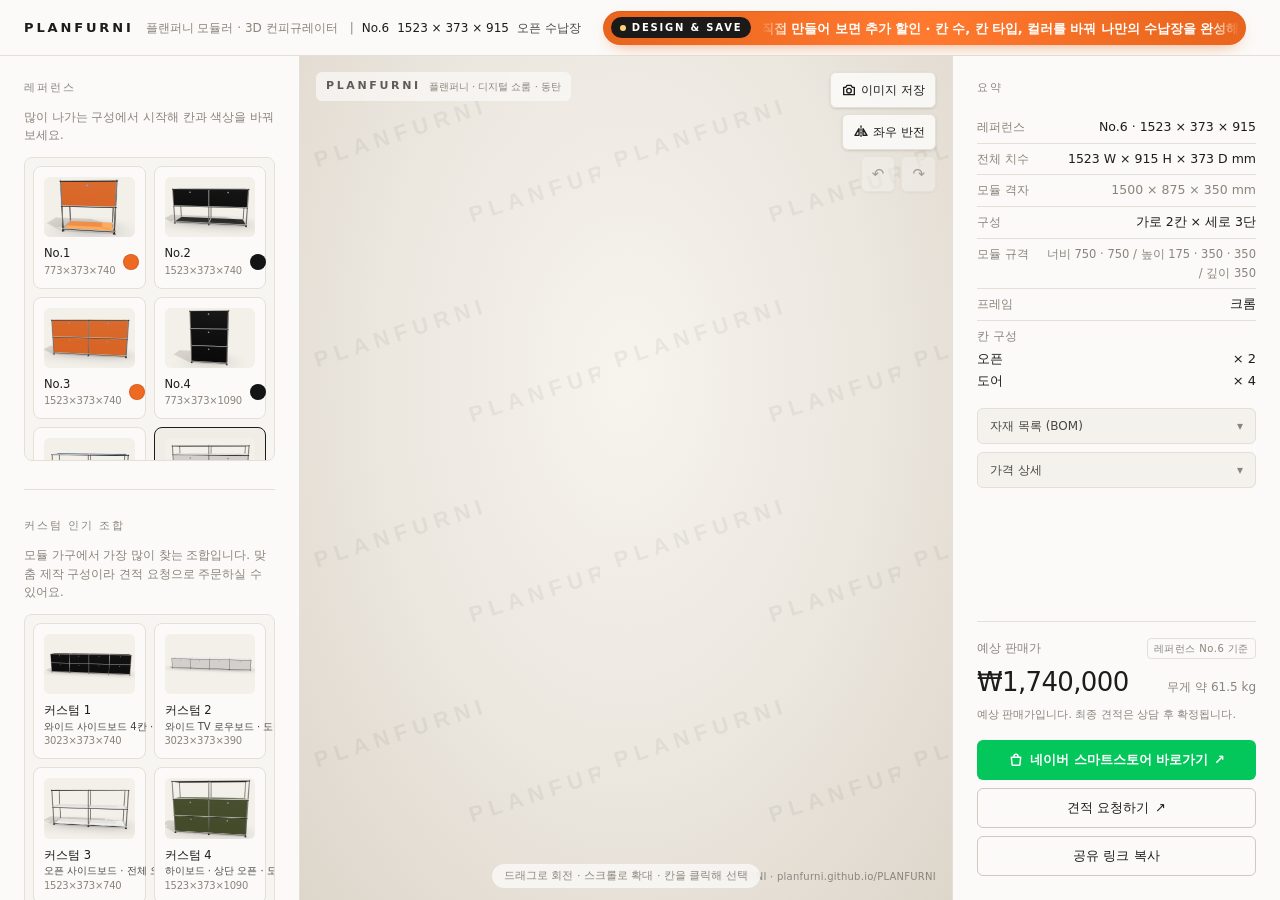
<file: configurator/index.html>
<!DOCTYPE html><html lang="ko" class="h-full antialiased"><head><meta charSet="utf-8"/><meta name="viewport" content="width=device-width, initial-scale=1"/><link rel="stylesheet" href="./_next/static/chunks/16l4o9hn7-l-9.css" data-precedence="next"/><link rel="preload" as="script" fetchPriority="low" href="./_next/static/chunks/37dvilti981od.js"/><script src="./_next/static/chunks/0r-24ep6v12ji.js" async=""></script><script src="./_next/static/chunks/02d1bsf4dkg_l.js" async=""></script><script src="./_next/static/chunks/2jvchrszm9rq2.js" async=""></script><script src="./_next/static/chunks/turbopack-2ix79pq3z6_47.js" async=""></script><script src="./_next/static/chunks/0-y-50sma-vk1.js" async=""></script><script src="./_next/static/chunks/12am2w83rg4fs.js" async=""></script><script src="./_next/static/chunks/1yrq-ulgsa1kd.js" async=""></script><script src="./_next/static/chunks/1cs_w-yejnpoo.js" async=""></script><script src="./_next/static/chunks/2sp31a6kjlt-t.js" async=""></script><script src="./_next/static/chunks/3dd9rybf3ktfj.js" async=""></script><meta name="theme-color" content="#F4F2EE"/><title>플랜퍼니 — 모듈러 3D 컨피규레이터</title><meta name="description" content="플랜퍼니 모듈러 수납장을 직접 구성해 보세요. 칸 수, 칸 타입, 색상을 고르면 3D로 바로 확인됩니다."/><link rel="icon" href="/favicon.ico?favicon.2vob68tjqpejf.ico" sizes="256x256" type="image/x-icon"/><script src="./_next/static/chunks/0cz1d0mv5g_q7.js" noModule=""></script></head><body class="min-h-full bg-canvas text-ink"><div hidden=""><!--$--><!--/$--></div><div class="flex min-h-dvh flex-col lg:h-dvh lg:overflow-hidden"><header class="flex h-14 shrink-0 items-center justify-between gap-3 border-b border-line bg-surface px-5 lg:px-6"><div class="flex min-w-0 flex-1 items-baseline gap-2 sm:gap-3 md:max-w-[46%] md:flex-none md:shrink-0"><span class="shrink-0 text-[13px] font-semibold tracking-[0.14em] text-ink sm:tracking-[0.22em]">PLANFURNI</span><span class="hidden shrink-0 text-[12px] text-muted md:inline">플랜퍼니 모듈러<!-- --> · 3D 컨피규레이터</span><span class="flex min-w-0 items-baseline gap-2 truncate text-[12px] text-ink" aria-live="polite"><span class="hidden text-muted md:inline">|</span><span class="font-medium">No.6</span><span class="tabular-nums">1523 × 373 × 915</span><span class="hidden text-ink-2 sm:inline">오픈 수납장</span></span></div><div class="hidden min-w-0 flex-1 md:flex"></div></header><div class="md:hidden"></div><div class="flex flex-1 flex-col lg:grid lg:min-h-0 lg:grid-cols-[300px_minmax(0,1fr)_328px]"><section aria-label="3D 보기" class="relative order-1 h-[52dvh] min-h-[320px] lg:order-2 lg:h-auto lg:min-h-0"><div class="absolute inset-0 bg-[radial-gradient(ellipse_at_50%_38%,#f7f4ee_0%,#ebe6de_55%,#ddd6cb_100%)]"><div aria-hidden="true" class="pointer-events-none absolute inset-0 select-none" style="background-image:url(&quot;data:image/svg+xml;utf8,%3Csvg%20xmlns%3D%22http%3A%2F%2Fwww.w3.org%2F2000%2Fsvg%22%20width%3D%22300%22%20height%3D%22200%22%20viewBox%3D%220%200%20300%20200%22%3E%0A%20%20%3Cg%20fill%3D%22%233a352e%22%20fill-opacity%3D%220.075%22%20font-family%3D%22Inter%2C%20Helvetica%2C%20Arial%2C%20sans-serif%22%20font-size%3D%2222%22%20font-weight%3D%22600%22%20letter-spacing%3D%226%22%3E%0A%20%20%20%20%3Ctext%20x%3D%2220%22%20y%3D%2270%22%20transform%3D%22rotate(-18%20150%20100)%22%3EPLANFURNI%3C%2Ftext%3E%0A%20%20%20%20%3Ctext%20x%3D%22150%22%20y%3D%22170%22%20transform%3D%22rotate(-18%20150%20100)%22%3EPLANFURNI%3C%2Ftext%3E%0A%20%20%3C%2Fg%3E%0A%3C%2Fsvg%3E&quot;);background-size:300px 200px;opacity:0.9"></div><div aria-hidden="true" class="pointer-events-none absolute left-3 top-3 flex select-none items-center gap-2 rounded-md bg-surface/70 px-2.5 py-1.5 backdrop-blur-[2px] lg:left-4 lg:top-4"><span class="text-[11px] font-semibold tracking-[0.24em] text-ink/70">PLANFURNI</span><span class="hidden text-[10px] text-muted sm:inline">플랜퍼니 · 디지털 쇼룸 · 동탄</span></div><div aria-hidden="true" class="pointer-events-none absolute bottom-3 right-3 select-none text-[10px] tracking-wide text-ink/45 lg:bottom-4 lg:right-4">© <!-- -->PLAN FURNI<!-- --> · <!-- -->planfurni.github.io/PLANFURNI</div><div class="absolute inset-0"><!--$!--><template data-dgst="BAILOUT_TO_CLIENT_SIDE_RENDERING"></template><div class="flex h-full w-full items-center justify-center text-[12px] text-muted">3D 미리보기 불러오는 중…</div><!--/$--></div></div><div class="absolute right-3 top-3 z-10 flex flex-col items-end gap-1.5 lg:right-4 lg:top-4"><button type="button" class="flex h-9 items-center justify-center gap-1 rounded-md border border-line bg-surface/90 px-2.5 text-[12px] font-medium text-ink shadow-sm backdrop-blur transition-colors hover:bg-surface disabled:cursor-not-allowed disabled:opacity-35" title="현재 화면을 이미지로 저장"><svg aria-hidden="true" viewBox="0 0 24 24" class="h-4 w-4" fill="none" stroke="currentColor" stroke-width="2" stroke-linecap="round" stroke-linejoin="round"><path d="M4 8h3l2-3h6l2 3h3v11H4z"></path><circle cx="12" cy="13" r="3.5"></circle></svg>이미지 저장</button><button type="button" class="flex h-9 items-center justify-center gap-1 rounded-md border border-line bg-surface/90 px-2.5 text-[12px] font-medium text-ink shadow-sm backdrop-blur transition-colors hover:bg-surface disabled:cursor-not-allowed disabled:opacity-35" title="좌우 반전 — 데스크 위치·색상 배치를 거울처럼 뒤집어 보기" aria-label="좌우 반전"><svg aria-hidden="true" viewBox="0 0 24 24" class="h-4 w-4" fill="none" stroke="currentColor" stroke-width="2" stroke-linecap="round" stroke-linejoin="round"><path d="M12 3v18" stroke-dasharray="2 2.5"></path><path d="M9 7 3 17h6z"></path><path d="M15 7l6 10h-6z" fill="currentColor" fill-opacity=".25"></path></svg>좌우 반전</button><div class="flex gap-1.5"><button type="button" class="flex h-9 items-center justify-center gap-1 rounded-md border border-line bg-surface/90 px-2.5 text-[12px] font-medium text-ink shadow-sm backdrop-blur transition-colors hover:bg-surface disabled:cursor-not-allowed disabled:opacity-35" disabled="" title="되돌리기 (Ctrl+Z)" aria-label="되돌리기"><span aria-hidden="true" class="text-[15px] leading-none">↶</span></button><button type="button" class="flex h-9 items-center justify-center gap-1 rounded-md border border-line bg-surface/90 px-2.5 text-[12px] font-medium text-ink shadow-sm backdrop-blur transition-colors hover:bg-surface disabled:cursor-not-allowed disabled:opacity-35" disabled="" title="다시 실행 (Ctrl+Shift+Z)" aria-label="다시 실행"><span aria-hidden="true" class="text-[15px] leading-none">↷</span></button></div></div><p class="pointer-events-none absolute bottom-3 left-1/2 -translate-x-1/2 rounded-full bg-surface/80 px-3 py-1 text-[11px] text-muted backdrop-blur"><span class="sm:hidden">드래그로 회전 · 핀치로 확대 · 칸을 탭해 선택</span><span class="hidden sm:inline">드래그로 회전 · 스크롤로 확대 · 칸을 클릭해 선택</span></p></section><aside aria-label="구성" class="order-2 flex flex-col border-t border-line bg-surface lg:order-1 lg:min-h-0 lg:border-r lg:border-t-0"><div class="flex items-baseline justify-between px-5 pt-4 lg:hidden"><div><div class="text-[11px] text-muted">예상 판매가</div><div class="text-[22px] font-medium tracking-tight tabular-nums">₩1,740,000</div></div><div class="text-right text-[11.5px] text-muted tabular-nums"><div>1523<!-- --> × <!-- -->373<!-- --> × <!-- -->915<!-- --> mm</div><div>무게 <!-- -->약 61.5 kg</div></div></div><div role="tablist" aria-label="설정 섹션" class="mt-3 flex overflow-x-auto border-b border-line px-5 lg:hidden"><button role="tab" type="button" aria-selected="true" aria-controls="section-reference" class="-mb-px shrink-0 border-b-2 px-2.5 py-2.5 text-[13px] transition-colors border-ink font-medium text-ink">레퍼런스</button><button role="tab" type="button" aria-selected="false" aria-controls="section-custom" class="-mb-px shrink-0 border-b-2 px-2.5 py-2.5 text-[13px] transition-colors border-transparent text-muted">인기 조합</button><button role="tab" type="button" aria-selected="false" aria-controls="section-size" class="-mb-px shrink-0 border-b-2 px-2.5 py-2.5 text-[13px] transition-colors border-transparent text-muted">사이즈 · 모듈</button><button role="tab" type="button" aria-selected="false" aria-controls="section-color" class="-mb-px shrink-0 border-b-2 px-2.5 py-2.5 text-[13px] transition-colors border-transparent text-muted">컬러</button><button role="tab" type="button" aria-selected="false" aria-controls="section-summary" class="-mb-px shrink-0 border-b-2 px-2.5 py-2.5 text-[13px] transition-colors border-transparent text-muted">요약</button></div><div class="panel-scroll flex-1 overflow-y-auto px-5 py-5 pb-28 lg:px-6 lg:py-6 lg:pb-8"><div class="flex flex-col gap-7"><section id="section-reference" aria-labelledby="heading-reference" class="block lg:block"><h2 id="heading-reference" class="eyebrow mb-3 hidden lg:block">레퍼런스</h2><div><p class="mb-3 text-[11.5px] leading-relaxed text-muted">많이 나가는 구성에서 시작해 칸과 색상을 바꿔 보세요.</p><div role="listbox" aria-label="레퍼런스 구성" class="panel-scroll grid grid-cols-2 gap-2 sm:grid-cols-4 lg:max-h-[19rem] lg:grid-cols-2 lg:overflow-y-auto lg:rounded-lg lg:border lg:border-line lg:bg-surface-2/40 lg:p-2"><button type="button" role="option" aria-selected="false" class="group flex flex-col gap-2 rounded-lg border p-2.5 text-left transition-colors focus-visible:outline-none focus-visible:ring-2 focus-visible:ring-accent/60 border-line bg-surface hover:border-line-strong hover:bg-surface-2/60"><img alt="No.1 773 × 373 × 740 정면 렌더링" draggable="false" loading="lazy" width="1440" height="960" decoding="async" data-nimg="1" class="h-auto w-full rounded-md" style="color:transparent" src="./_next/static/media/ref-01.0ezmsu2dolcqe.jpg"/><div class="flex items-center justify-between gap-2"><div class="min-w-0"><div class="text-[11.5px] font-medium text-ink">No.1</div><div class="truncate text-[10px] tabular-nums tracking-tight text-muted">773×373×740</div></div><span aria-label="오렌지" title="오렌지" class="h-4 w-4 shrink-0 rounded-full border border-black/10" style="background-color:#EE6A22"></span></div></button><button type="button" role="option" aria-selected="false" class="group flex flex-col gap-2 rounded-lg border p-2.5 text-left transition-colors focus-visible:outline-none focus-visible:ring-2 focus-visible:ring-accent/60 border-line bg-surface hover:border-line-strong hover:bg-surface-2/60"><img alt="No.2 1523 × 373 × 740 정면 렌더링" draggable="false" loading="lazy" width="1440" height="960" decoding="async" data-nimg="1" class="h-auto w-full rounded-md" style="color:transparent" src="./_next/static/media/ref-02.2fu2_yg_z9-sm.jpg"/><div class="flex items-center justify-between gap-2"><div class="min-w-0"><div class="text-[11.5px] font-medium text-ink">No.2</div><div class="truncate text-[10px] tabular-nums tracking-tight text-muted">1523×373×740</div></div><span aria-label="블랙" title="블랙" class="h-4 w-4 shrink-0 rounded-full border border-black/10" style="background-color:#131416"></span></div></button><button type="button" role="option" aria-selected="false" class="group flex flex-col gap-2 rounded-lg border p-2.5 text-left transition-colors focus-visible:outline-none focus-visible:ring-2 focus-visible:ring-accent/60 border-line bg-surface hover:border-line-strong hover:bg-surface-2/60"><img alt="No.3 1523 × 373 × 740 정면 렌더링" draggable="false" loading="lazy" width="1440" height="960" decoding="async" data-nimg="1" class="h-auto w-full rounded-md" style="color:transparent" src="./_next/static/media/ref-03.1recv2canor7_.jpg"/><div class="flex items-center justify-between gap-2"><div class="min-w-0"><div class="text-[11.5px] font-medium text-ink">No.3</div><div class="truncate text-[10px] tabular-nums tracking-tight text-muted">1523×373×740</div></div><span aria-label="오렌지" title="오렌지" class="h-4 w-4 shrink-0 rounded-full border border-black/10" style="background-color:#EE6A22"></span></div></button><button type="button" role="option" aria-selected="false" class="group flex flex-col gap-2 rounded-lg border p-2.5 text-left transition-colors focus-visible:outline-none focus-visible:ring-2 focus-visible:ring-accent/60 border-line bg-surface hover:border-line-strong hover:bg-surface-2/60"><img alt="No.4 773 × 373 × 1090 정면 렌더링" draggable="false" loading="lazy" width="1440" height="960" decoding="async" data-nimg="1" class="h-auto w-full rounded-md" style="color:transparent" src="./_next/static/media/ref-04.0h2dur4zuaybi.jpg"/><div class="flex items-center justify-between gap-2"><div class="min-w-0"><div class="text-[11.5px] font-medium text-ink">No.4</div><div class="truncate text-[10px] tabular-nums tracking-tight text-muted">773×373×1090</div></div><span aria-label="블랙" title="블랙" class="h-4 w-4 shrink-0 rounded-full border border-black/10" style="background-color:#131416"></span></div></button><button type="button" role="option" aria-selected="false" class="group flex flex-col gap-2 rounded-lg border p-2.5 text-left transition-colors focus-visible:outline-none focus-visible:ring-2 focus-visible:ring-accent/60 border-line bg-surface hover:border-line-strong hover:bg-surface-2/60"><img alt="No.5 1523 × 373 × 565 정면 렌더링" draggable="false" loading="lazy" width="1440" height="960" decoding="async" data-nimg="1" class="h-auto w-full rounded-md" style="color:transparent" src="./_next/static/media/ref-05.08mlynt9ddlwm.jpg"/><div class="flex items-center justify-between gap-2"><div class="min-w-0"><div class="text-[11.5px] font-medium text-ink">No.5</div><div class="truncate text-[10px] tabular-nums tracking-tight text-muted">1523×373×565</div></div><span aria-label="스틸블루" title="스틸블루" class="h-4 w-4 shrink-0 rounded-full border border-black/10" style="background-color:#0D3358"></span></div></button><button type="button" role="option" aria-selected="true" class="group flex flex-col gap-2 rounded-lg border p-2.5 text-left transition-colors focus-visible:outline-none focus-visible:ring-2 focus-visible:ring-accent/60 border-ink bg-surface-2"><img alt="No.6 1523 × 373 × 915 정면 렌더링" draggable="false" loading="lazy" width="1440" height="960" decoding="async" data-nimg="1" class="h-auto w-full rounded-md" style="color:transparent" src="./_next/static/media/ref-06.0juzhd96-jkej.jpg"/><div class="flex items-center justify-between gap-2"><div class="min-w-0"><div class="text-[11.5px] font-medium text-ink">No.6</div><div class="truncate text-[10px] tabular-nums tracking-tight text-muted">1523×373×915</div></div><span aria-label="화이트" title="화이트" class="h-4 w-4 shrink-0 rounded-full border border-black/10" style="background-color:#F1F0EB"></span></div></button><button type="button" role="option" aria-selected="false" class="group flex flex-col gap-2 rounded-lg border p-2.5 text-left transition-colors focus-visible:outline-none focus-visible:ring-2 focus-visible:ring-accent/60 border-line bg-surface hover:border-line-strong hover:bg-surface-2/60"><img alt="No.7 2273 × 373 × 740 정면 렌더링" draggable="false" loading="lazy" width="1440" height="960" decoding="async" data-nimg="1" class="h-auto w-full rounded-md" style="color:transparent" src="./_next/static/media/ref-07.0s3k1ehkm75o5.jpg"/><div class="flex items-center justify-between gap-2"><div class="min-w-0"><div class="text-[11.5px] font-medium text-ink">No.7</div><div class="truncate text-[10px] tabular-nums tracking-tight text-muted">2273×373×740</div></div><span aria-label="블랙" title="블랙" class="h-4 w-4 shrink-0 rounded-full border border-black/10" style="background-color:#131416"></span></div></button><button type="button" role="option" aria-selected="false" class="group flex flex-col gap-2 rounded-lg border p-2.5 text-left transition-colors focus-visible:outline-none focus-visible:ring-2 focus-visible:ring-accent/60 border-line bg-surface hover:border-line-strong hover:bg-surface-2/60"><img alt="No.8 773 × 373 × 915 정면 렌더링" draggable="false" loading="lazy" width="1440" height="960" decoding="async" data-nimg="1" class="h-auto w-full rounded-md" style="color:transparent" src="./_next/static/media/ref-08.1pqqq5nji-j21.jpg"/><div class="flex items-center justify-between gap-2"><div class="min-w-0"><div class="text-[11.5px] font-medium text-ink">No.8</div><div class="truncate text-[10px] tabular-nums tracking-tight text-muted">773×373×915</div></div><span aria-label="옐로우" title="옐로우" class="h-4 w-4 shrink-0 rounded-full border border-black/10" style="background-color:#EFB21A"></span></div></button><button type="button" role="option" aria-selected="false" class="group flex flex-col gap-2 rounded-lg border p-2.5 text-left transition-colors focus-visible:outline-none focus-visible:ring-2 focus-visible:ring-accent/60 border-line bg-surface hover:border-line-strong hover:bg-surface-2/60"><img alt="No.9 2273 × 373 × 565 정면 렌더링" draggable="false" loading="lazy" width="1440" height="960" decoding="async" data-nimg="1" class="h-auto w-full rounded-md" style="color:transparent" src="./_next/static/media/ref-09.26a4hg3ebxpsz.jpg"/><div class="flex items-center justify-between gap-2"><div class="min-w-0"><div class="text-[11.5px] font-medium text-ink">No.9</div><div class="truncate text-[10px] tabular-nums tracking-tight text-muted">2273×373×565</div></div><span aria-label="화이트" title="화이트" class="h-4 w-4 shrink-0 rounded-full border border-black/10" style="background-color:#F1F0EB"></span></div></button><button type="button" role="option" aria-selected="false" class="group flex flex-col gap-2 rounded-lg border p-2.5 text-left transition-colors focus-visible:outline-none focus-visible:ring-2 focus-visible:ring-accent/60 border-line bg-surface hover:border-line-strong hover:bg-surface-2/60"><img alt="No.10 2273 × 373 × 390 정면 렌더링" draggable="false" loading="lazy" width="1440" height="960" decoding="async" data-nimg="1" class="h-auto w-full rounded-md" style="color:transparent" src="./_next/static/media/ref-10.2f9uofypwu7ll.jpg"/><div class="flex items-center justify-between gap-2"><div class="min-w-0"><div class="text-[11.5px] font-medium text-ink">No.10</div><div class="truncate text-[10px] tabular-nums tracking-tight text-muted">2273×373×390</div></div><span aria-label="오렌지" title="오렌지" class="h-4 w-4 shrink-0 rounded-full border border-black/10" style="background-color:#EE6A22"></span></div></button><button type="button" role="option" aria-selected="false" class="group flex flex-col gap-2 rounded-lg border p-2.5 text-left transition-colors focus-visible:outline-none focus-visible:ring-2 focus-visible:ring-accent/60 border-line bg-surface hover:border-line-strong hover:bg-surface-2/60"><img alt="No.11 523 × 373 × 565 정면 렌더링" draggable="false" loading="lazy" width="1440" height="960" decoding="async" data-nimg="1" class="h-auto w-full rounded-md" style="color:transparent" src="./_next/static/media/ref-11.0yyf6hauqaxl6.jpg"/><div class="flex items-center justify-between gap-2"><div class="min-w-0"><div class="text-[11.5px] font-medium text-ink">No.11</div><div class="truncate text-[10px] tabular-nums tracking-tight text-muted">523×373×565</div></div><span aria-label="화이트" title="화이트" class="h-4 w-4 shrink-0 rounded-full border border-black/10" style="background-color:#F1F0EB"></span></div></button><button type="button" role="option" aria-selected="false" class="group flex flex-col gap-2 rounded-lg border p-2.5 text-left transition-colors focus-visible:outline-none focus-visible:ring-2 focus-visible:ring-accent/60 border-line bg-surface hover:border-line-strong hover:bg-surface-2/60"><img alt="No.12 523 × 373 × 565 정면 렌더링" draggable="false" loading="lazy" width="1440" height="960" decoding="async" data-nimg="1" class="h-auto w-full rounded-md" style="color:transparent" src="./_next/static/media/ref-12.3knajbnyfe9-j.jpg"/><div class="flex items-center justify-between gap-2"><div class="min-w-0"><div class="text-[11.5px] font-medium text-ink">No.12</div><div class="truncate text-[10px] tabular-nums tracking-tight text-muted">523×373×565</div></div><span aria-label="화이트" title="화이트" class="h-4 w-4 shrink-0 rounded-full border border-black/10" style="background-color:#F1F0EB"></span></div></button><button type="button" role="option" aria-selected="false" class="group flex flex-col gap-2 rounded-lg border p-2.5 text-left transition-colors focus-visible:outline-none focus-visible:ring-2 focus-visible:ring-accent/60 border-line bg-surface hover:border-line-strong hover:bg-surface-2/60"><img alt="No.13 773 × 523 × 395 정면 렌더링" draggable="false" loading="lazy" width="1440" height="960" decoding="async" data-nimg="1" class="h-auto w-full rounded-md" style="color:transparent" src="./_next/static/media/ref-13.1ckd9i2hav65x.jpg"/><div class="flex items-center justify-between gap-2"><div class="min-w-0"><div class="text-[11.5px] font-medium text-ink">No.13<span class="ml-1 font-normal text-muted">유리 상판 테이블</span></div><div class="truncate text-[10px] tabular-nums tracking-tight text-muted">773×523×395</div></div><span aria-label="화이트" title="화이트" class="h-4 w-4 shrink-0 rounded-full border border-black/10" style="background-color:#F1F0EB"></span></div></button><button type="button" role="option" aria-selected="false" class="group flex flex-col gap-2 rounded-lg border p-2.5 text-left transition-colors focus-visible:outline-none focus-visible:ring-2 focus-visible:ring-accent/60 border-line bg-surface hover:border-line-strong hover:bg-surface-2/60"><img alt="No.14 773 × 373 × 1790 정면 렌더링" draggable="false" loading="lazy" width="1440" height="960" decoding="async" data-nimg="1" class="h-auto w-full rounded-md" style="color:transparent" src="./_next/static/media/ref-14.1f-rrgpe4_yx9.jpg"/><div class="flex items-center justify-between gap-2"><div class="min-w-0"><div class="text-[11.5px] font-medium text-ink">No.14</div><div class="truncate text-[10px] tabular-nums tracking-tight text-muted">773×373×1790</div></div><span aria-label="올리브그린" title="올리브그린" class="h-4 w-4 shrink-0 rounded-full border border-black/10" style="background-color:#545D3C"></span></div></button><button type="button" role="option" aria-selected="false" class="group flex flex-col gap-2 rounded-lg border p-2.5 text-left transition-colors focus-visible:outline-none focus-visible:ring-2 focus-visible:ring-accent/60 border-line bg-surface hover:border-line-strong hover:bg-surface-2/60"><img alt="No.15 1273 × 523 × 740 정면 렌더링" draggable="false" loading="lazy" width="1440" height="960" decoding="async" data-nimg="1" class="h-auto w-full rounded-md" style="color:transparent" src="./_next/static/media/ref-15.0rimhmf48blcb.jpg"/><div class="flex items-center justify-between gap-2"><div class="min-w-0"><div class="text-[11.5px] font-medium text-ink">No.15<span class="ml-1 font-normal text-muted">데스크</span></div><div class="truncate text-[10px] tabular-nums tracking-tight text-muted">1273×523×740</div></div><span aria-label="화이트" title="화이트" class="h-4 w-4 shrink-0 rounded-full border border-black/10" style="background-color:#F1F0EB"></span></div></button><button type="button" role="option" aria-selected="false" class="group flex flex-col gap-2 rounded-lg border p-2.5 text-left transition-colors focus-visible:outline-none focus-visible:ring-2 focus-visible:ring-accent/60 border-line bg-surface hover:border-line-strong hover:bg-surface-2/60"><img alt="No.16 773 × 373 × 1090 정면 렌더링" draggable="false" loading="lazy" width="1440" height="960" decoding="async" data-nimg="1" class="h-auto w-full rounded-md" style="color:transparent" src="./_next/static/media/ref-16.0p5mbptb404ff.jpg"/><div class="flex items-center justify-between gap-2"><div class="min-w-0"><div class="text-[11.5px] font-medium text-ink">No.16</div><div class="truncate text-[10px] tabular-nums tracking-tight text-muted">773×373×1090</div></div><span aria-label="블랙" title="블랙" class="h-4 w-4 shrink-0 rounded-full border border-black/10" style="background-color:#131416"></span></div></button><button type="button" role="option" aria-selected="false" class="group flex flex-col gap-2 rounded-lg border p-2.5 text-left transition-colors focus-visible:outline-none focus-visible:ring-2 focus-visible:ring-accent/60 border-line bg-surface hover:border-line-strong hover:bg-surface-2/60"><img alt="No.17 773 × 373 × 1790 정면 렌더링" draggable="false" loading="lazy" width="1440" height="960" decoding="async" data-nimg="1" class="h-auto w-full rounded-md" style="color:transparent" src="./_next/static/media/ref-17.2jciabtovhyjn.jpg"/><div class="flex items-center justify-between gap-2"><div class="min-w-0"><div class="text-[11.5px] font-medium text-ink">No.17<span class="ml-1 font-normal text-muted">조명 유리</span></div><div class="truncate text-[10px] tabular-nums tracking-tight text-muted">773×373×1790</div></div><span aria-label="화이트" title="화이트" class="h-4 w-4 shrink-0 rounded-full border border-black/10" style="background-color:#F1F0EB"></span></div></button><button type="button" role="option" aria-selected="false" class="group flex flex-col gap-2 rounded-lg border p-2.5 text-left transition-colors focus-visible:outline-none focus-visible:ring-2 focus-visible:ring-accent/60 border-line bg-surface hover:border-line-strong hover:bg-surface-2/60"><img alt="No.18 773 × 373 × 1450 정면 렌더링" draggable="false" loading="lazy" width="1440" height="960" decoding="async" data-nimg="1" class="h-auto w-full rounded-md" style="color:transparent" src="./_next/static/media/ref-18.21ep61tv1_4s_.jpg"/><div class="flex items-center justify-between gap-2"><div class="min-w-0"><div class="text-[11.5px] font-medium text-ink">No.18<span class="ml-1 font-normal text-muted">조명 유리</span></div><div class="truncate text-[10px] tabular-nums tracking-tight text-muted">773×373×1450</div></div><span aria-label="옐로우" title="옐로우" class="h-4 w-4 shrink-0 rounded-full border border-black/10" style="background-color:#EFB21A"></span></div></button><button type="button" role="option" aria-selected="false" class="group flex flex-col gap-2 rounded-lg border p-2.5 text-left transition-colors focus-visible:outline-none focus-visible:ring-2 focus-visible:ring-accent/60 border-line bg-surface hover:border-line-strong hover:bg-surface-2/60"><img alt="No.19 773 × 373 × 1090 정면 렌더링" draggable="false" loading="lazy" width="1440" height="960" decoding="async" data-nimg="1" class="h-auto w-full rounded-md" style="color:transparent" src="./_next/static/media/ref-19.1hmii7pr0elpc.jpg"/><div class="flex items-center justify-between gap-2"><div class="min-w-0"><div class="text-[11.5px] font-medium text-ink">No.19<span class="ml-1 font-normal text-muted">조명 유리</span></div><div class="truncate text-[10px] tabular-nums tracking-tight text-muted">773×373×1090</div></div><span aria-label="화이트" title="화이트" class="h-4 w-4 shrink-0 rounded-full border border-black/10" style="background-color:#F1F0EB"></span></div></button><button type="button" role="option" aria-selected="false" class="group flex flex-col gap-2 rounded-lg border p-2.5 text-left transition-colors focus-visible:outline-none focus-visible:ring-2 focus-visible:ring-accent/60 border-line bg-surface hover:border-line-strong hover:bg-surface-2/60"><img alt="No.20 773 × 373 × 740 정면 렌더링" draggable="false" loading="lazy" width="1440" height="960" decoding="async" data-nimg="1" class="h-auto w-full rounded-md" style="color:transparent" src="./_next/static/media/ref-20.22vy2-4nllwu8.jpg"/><div class="flex items-center justify-between gap-2"><div class="min-w-0"><div class="text-[11.5px] font-medium text-ink">No.20<span class="ml-1 font-normal text-muted">조명 유리</span></div><div class="truncate text-[10px] tabular-nums tracking-tight text-muted">773×373×740</div></div><span aria-label="화이트" title="화이트" class="h-4 w-4 shrink-0 rounded-full border border-black/10" style="background-color:#F1F0EB"></span></div></button><button type="button" role="option" aria-selected="false" class="group flex flex-col gap-2 rounded-lg border p-2.5 text-left transition-colors focus-visible:outline-none focus-visible:ring-2 focus-visible:ring-accent/60 border-line bg-surface hover:border-line-strong hover:bg-surface-2/60"><img alt="No.21 773 × 373 × 740 정면 렌더링" draggable="false" loading="lazy" width="1440" height="960" decoding="async" data-nimg="1" class="h-auto w-full rounded-md" style="color:transparent" src="./_next/static/media/ref-21.1b84m1je5j4z7.jpg"/><div class="flex items-center justify-between gap-2"><div class="min-w-0"><div class="text-[11.5px] font-medium text-ink">No.21</div><div class="truncate text-[10px] tabular-nums tracking-tight text-muted">773×373×740</div></div><span aria-label="화이트" title="화이트" class="h-4 w-4 shrink-0 rounded-full border border-black/10" style="background-color:#F1F0EB"></span></div></button><button type="button" role="option" aria-selected="false" class="group flex flex-col gap-2 rounded-lg border p-2.5 text-left transition-colors focus-visible:outline-none focus-visible:ring-2 focus-visible:ring-accent/60 border-line bg-surface hover:border-line-strong hover:bg-surface-2/60"><img alt="No.22 523 × 373 × 565 정면 렌더링" draggable="false" loading="lazy" width="1440" height="960" decoding="async" data-nimg="1" class="h-auto w-full rounded-md" style="color:transparent" src="./_next/static/media/ref-22.1d2gowjg2pd_w.jpg"/><div class="flex items-center justify-between gap-2"><div class="min-w-0"><div class="text-[11.5px] font-medium text-ink">No.22</div><div class="truncate text-[10px] tabular-nums tracking-tight text-muted">523×373×565</div></div><span aria-label="화이트" title="화이트" class="h-4 w-4 shrink-0 rounded-full border border-black/10" style="background-color:#F1F0EB"></span></div></button></div></div></section><div class="divider hidden lg:block"></div><section id="section-custom" aria-labelledby="heading-custom" class="hidden lg:block"><h2 id="heading-custom" class="eyebrow mb-3 hidden lg:block">커스텀 인기 조합</h2><div><p class="mb-3 text-[11.5px] leading-relaxed text-muted">모듈 가구에서 가장 많이 찾는 조합입니다. 맞춤 제작 구성이라 견적 요청으로 주문하실 수 있어요.</p><div role="listbox" aria-label="인기 조합 커스텀 구성" class="panel-scroll grid grid-cols-2 gap-2 sm:grid-cols-4 lg:max-h-[19rem] lg:grid-cols-2 lg:overflow-y-auto lg:rounded-lg lg:border lg:border-line lg:bg-surface-2/40 lg:p-2"><button type="button" role="option" aria-selected="false" class="group flex flex-col gap-2 rounded-lg border p-2.5 text-left transition-colors focus-visible:outline-none focus-visible:ring-2 focus-visible:ring-accent/60 border-line bg-surface hover:border-line-strong hover:bg-surface-2/60"><img alt="커스텀 1 3023 × 373 × 740 정면 렌더링" draggable="false" loading="lazy" width="1440" height="960" decoding="async" data-nimg="1" class="h-auto w-full rounded-md" style="color:transparent" src="./_next/static/media/custom-01.0g0truolw0ply.jpg"/><div class="flex items-center justify-between gap-2"><div class="min-w-0"><div class="text-[11.5px] font-medium text-ink">커스텀 1</div><div class="truncate text-[10px] leading-snug text-ink-2">와이드 사이드보드 4칸 · 도어 8</div><div class="truncate text-[10px] tabular-nums tracking-tight text-muted">3023×373×740</div></div><span aria-label="블랙" title="블랙" class="h-4 w-4 shrink-0 rounded-full border border-black/10" style="background-color:#131416"></span></div></button><button type="button" role="option" aria-selected="false" class="group flex flex-col gap-2 rounded-lg border p-2.5 text-left transition-colors focus-visible:outline-none focus-visible:ring-2 focus-visible:ring-accent/60 border-line bg-surface hover:border-line-strong hover:bg-surface-2/60"><img alt="커스텀 2 3023 × 373 × 390 정면 렌더링" draggable="false" loading="lazy" width="1440" height="960" decoding="async" data-nimg="1" class="h-auto w-full rounded-md" style="color:transparent" src="./_next/static/media/custom-02.0yrvbp6o6knx8.jpg"/><div class="flex items-center justify-between gap-2"><div class="min-w-0"><div class="text-[11.5px] font-medium text-ink">커스텀 2</div><div class="truncate text-[10px] leading-snug text-ink-2">와이드 TV 로우보드 · 도어 4</div><div class="truncate text-[10px] tabular-nums tracking-tight text-muted">3023×373×390</div></div><span aria-label="화이트" title="화이트" class="h-4 w-4 shrink-0 rounded-full border border-black/10" style="background-color:#F1F0EB"></span></div></button><button type="button" role="option" aria-selected="false" class="group flex flex-col gap-2 rounded-lg border p-2.5 text-left transition-colors focus-visible:outline-none focus-visible:ring-2 focus-visible:ring-accent/60 border-line bg-surface hover:border-line-strong hover:bg-surface-2/60"><img alt="커스텀 3 1523 × 373 × 740 정면 렌더링" draggable="false" loading="lazy" width="1440" height="960" decoding="async" data-nimg="1" class="h-auto w-full rounded-md" style="color:transparent" src="./_next/static/media/custom-03.2c3ong09jejpl.jpg"/><div class="flex items-center justify-between gap-2"><div class="min-w-0"><div class="text-[11.5px] font-medium text-ink">커스텀 3</div><div class="truncate text-[10px] leading-snug text-ink-2">오픈 사이드보드 · 전체 오픈</div><div class="truncate text-[10px] tabular-nums tracking-tight text-muted">1523×373×740</div></div><span aria-label="화이트" title="화이트" class="h-4 w-4 shrink-0 rounded-full border border-black/10" style="background-color:#F1F0EB"></span></div></button><button type="button" role="option" aria-selected="false" class="group flex flex-col gap-2 rounded-lg border p-2.5 text-left transition-colors focus-visible:outline-none focus-visible:ring-2 focus-visible:ring-accent/60 border-line bg-surface hover:border-line-strong hover:bg-surface-2/60"><img alt="커스텀 4 1523 × 373 × 1090 정면 렌더링" draggable="false" loading="lazy" width="1440" height="960" decoding="async" data-nimg="1" class="h-auto w-full rounded-md" style="color:transparent" src="./_next/static/media/custom-04.1uhwqzudi51ie.jpg"/><div class="flex items-center justify-between gap-2"><div class="min-w-0"><div class="text-[11.5px] font-medium text-ink">커스텀 4</div><div class="truncate text-[10px] leading-snug text-ink-2">하이보드 · 상단 오픈 · 도어 4</div><div class="truncate text-[10px] tabular-nums tracking-tight text-muted">1523×373×1090</div></div><span aria-label="올리브그린" title="올리브그린" class="h-4 w-4 shrink-0 rounded-full border border-black/10" style="background-color:#545D3C"></span></div></button><button type="button" role="option" aria-selected="false" class="group flex flex-col gap-2 rounded-lg border p-2.5 text-left transition-colors focus-visible:outline-none focus-visible:ring-2 focus-visible:ring-accent/60 border-line bg-surface hover:border-line-strong hover:bg-surface-2/60"><img alt="커스텀 5 773 × 373 × 1090 정면 렌더링" draggable="false" loading="lazy" width="1440" height="960" decoding="async" data-nimg="1" class="h-auto w-full rounded-md" style="color:transparent" src="./_next/static/media/custom-05.2hx69u4i3rs70.jpg"/><div class="flex items-center justify-between gap-2"><div class="min-w-0"><div class="text-[11.5px] font-medium text-ink">커스텀 5</div><div class="truncate text-[10px] leading-snug text-ink-2">하이보드 M · 상단 오픈 · 도어 2</div><div class="truncate text-[10px] tabular-nums tracking-tight text-muted">773×373×1090</div></div><span aria-label="스틸블루" title="스틸블루" class="h-4 w-4 shrink-0 rounded-full border border-black/10" style="background-color:#0D3358"></span></div></button><button type="button" role="option" aria-selected="false" class="group flex flex-col gap-2 rounded-lg border p-2.5 text-left transition-colors focus-visible:outline-none focus-visible:ring-2 focus-visible:ring-accent/60 border-line bg-surface hover:border-line-strong hover:bg-surface-2/60"><img alt="커스텀 6 523 × 373 × 740 정면 렌더링" draggable="false" loading="lazy" width="1440" height="960" decoding="async" data-nimg="1" class="h-auto w-full rounded-md" style="color:transparent" src="./_next/static/media/custom-06.0-msulq89iac2.jpg"/><div class="flex items-center justify-between gap-2"><div class="min-w-0"><div class="text-[11.5px] font-medium text-ink">커스텀 6</div><div class="truncate text-[10px] leading-snug text-ink-2">협탁 · 도어 2단 (500 폭)</div><div class="truncate text-[10px] tabular-nums tracking-tight text-muted">523×373×740</div></div><span aria-label="베이지" title="베이지" class="h-4 w-4 shrink-0 rounded-full border border-black/10" style="background-color:#BDA279"></span></div></button><button type="button" role="option" aria-selected="false" class="group flex flex-col gap-2 rounded-lg border p-2.5 text-left transition-colors focus-visible:outline-none focus-visible:ring-2 focus-visible:ring-accent/60 border-line bg-surface hover:border-line-strong hover:bg-surface-2/60"><img alt="커스텀 7 523 × 373 × 390 정면 렌더링" draggable="false" loading="lazy" width="1440" height="960" decoding="async" data-nimg="1" class="h-auto w-full rounded-md" style="color:transparent" src="./_next/static/media/custom-07.1ps-p5se5d0m_.jpg"/><div class="flex items-center justify-between gap-2"><div class="min-w-0"><div class="text-[11.5px] font-medium text-ink">커스텀 7</div><div class="truncate text-[10px] leading-snug text-ink-2">미니 협탁 · 도어 1 (500 폭)</div><div class="truncate text-[10px] tabular-nums tracking-tight text-muted">523×373×390</div></div><span aria-label="핑크" title="핑크" class="h-4 w-4 shrink-0 rounded-full border border-black/10" style="background-color:#EFA8BA"></span></div></button><button type="button" role="option" aria-selected="false" class="group flex flex-col gap-2 rounded-lg border p-2.5 text-left transition-colors focus-visible:outline-none focus-visible:ring-2 focus-visible:ring-accent/60 border-line bg-surface hover:border-line-strong hover:bg-surface-2/60"><img alt="커스텀 8 773 × 373 × 1790 정면 렌더링" draggable="false" loading="lazy" width="1440" height="960" decoding="async" data-nimg="1" class="h-auto w-full rounded-md" style="color:transparent" src="./_next/static/media/custom-08.2vmdru1l4relx.jpg"/><div class="flex items-center justify-between gap-2"><div class="min-w-0"><div class="text-[11.5px] font-medium text-ink">커스텀 8</div><div class="truncate text-[10px] leading-snug text-ink-2">오픈 책장 5단</div><div class="truncate text-[10px] tabular-nums tracking-tight text-muted">773×373×1790</div></div><span aria-label="블랙" title="블랙" class="h-4 w-4 shrink-0 rounded-full border border-black/10" style="background-color:#131416"></span></div></button><button type="button" role="option" aria-selected="false" class="group flex flex-col gap-2 rounded-lg border p-2.5 text-left transition-colors focus-visible:outline-none focus-visible:ring-2 focus-visible:ring-accent/60 border-line bg-surface hover:border-line-strong hover:bg-surface-2/60"><img alt="커스텀 9 1523 × 373 × 1790 정면 렌더링" draggable="false" loading="lazy" width="1440" height="960" decoding="async" data-nimg="1" class="h-auto w-full rounded-md" style="color:transparent" src="./_next/static/media/custom-09.0xc57bvnizv44.jpg"/><div class="flex items-center justify-between gap-2"><div class="min-w-0"><div class="text-[11.5px] font-medium text-ink">커스텀 9</div><div class="truncate text-[10px] leading-snug text-ink-2">와이드 오픈 책장 2칸 5단</div><div class="truncate text-[10px] tabular-nums tracking-tight text-muted">1523×373×1790</div></div><span aria-label="화이트" title="화이트" class="h-4 w-4 shrink-0 rounded-full border border-black/10" style="background-color:#F1F0EB"></span></div></button><button type="button" role="option" aria-selected="false" class="group flex flex-col gap-2 rounded-lg border p-2.5 text-left transition-colors focus-visible:outline-none focus-visible:ring-2 focus-visible:ring-accent/60 border-line bg-surface hover:border-line-strong hover:bg-surface-2/60"><img alt="커스텀 10 2273 × 373 × 1440 정면 렌더링" draggable="false" loading="lazy" width="1440" height="960" decoding="async" data-nimg="1" class="h-auto w-full rounded-md" style="color:transparent" src="./_next/static/media/custom-10.199o23uu_jyrn.jpg"/><div class="flex items-center justify-between gap-2"><div class="min-w-0"><div class="text-[11.5px] font-medium text-ink">커스텀 10</div><div class="truncate text-[10px] leading-snug text-ink-2">거실 선반장 3칸 4단 · 하단 도어</div><div class="truncate text-[10px] tabular-nums tracking-tight text-muted">2273×373×1440</div></div><span aria-label="화이트" title="화이트" class="h-4 w-4 shrink-0 rounded-full border border-black/10" style="background-color:#F1F0EB"></span></div></button><button type="button" role="option" aria-selected="false" class="group flex flex-col gap-2 rounded-lg border p-2.5 text-left transition-colors focus-visible:outline-none focus-visible:ring-2 focus-visible:ring-accent/60 border-line bg-surface hover:border-line-strong hover:bg-surface-2/60"><img alt="커스텀 11 3023 × 373 × 1090 정면 렌더링" draggable="false" loading="lazy" width="1440" height="960" decoding="async" data-nimg="1" class="h-auto w-full rounded-md" style="color:transparent" src="./_next/static/media/custom-11.1f3fe3ts71g7_.jpg"/><div class="flex items-center justify-between gap-2"><div class="min-w-0"><div class="text-[11.5px] font-medium text-ink">커스텀 11</div><div class="truncate text-[10px] leading-snug text-ink-2">파티션 오픈 선반 4칸 3단</div><div class="truncate text-[10px] tabular-nums tracking-tight text-muted">3023×373×1090</div></div><span aria-label="오렌지" title="오렌지" class="h-4 w-4 shrink-0 rounded-full border border-black/10" style="background-color:#EE6A22"></span></div></button><button type="button" role="option" aria-selected="false" class="group flex flex-col gap-2 rounded-lg border p-2.5 text-left transition-colors focus-visible:outline-none focus-visible:ring-2 focus-visible:ring-accent/60 border-line bg-surface hover:border-line-strong hover:bg-surface-2/60"><img alt="커스텀 12 773 × 373 × 1440 정면 렌더링" draggable="false" loading="lazy" width="1440" height="960" decoding="async" data-nimg="1" class="h-auto w-full rounded-md" style="color:transparent" src="./_next/static/media/custom-12.0_os5zsb6gs_o.jpg"/><div class="flex items-center justify-between gap-2"><div class="min-w-0"><div class="text-[11.5px] font-medium text-ink">커스텀 12</div><div class="truncate text-[10px] leading-snug text-ink-2">현관 수납장 4단 · 도어 4</div><div class="truncate text-[10px] tabular-nums tracking-tight text-muted">773×373×1440</div></div><span aria-label="화이트" title="화이트" class="h-4 w-4 shrink-0 rounded-full border border-black/10" style="background-color:#F1F0EB"></span></div></button><button type="button" role="option" aria-selected="false" class="group flex flex-col gap-2 rounded-lg border p-2.5 text-left transition-colors focus-visible:outline-none focus-visible:ring-2 focus-visible:ring-accent/60 border-line bg-surface hover:border-line-strong hover:bg-surface-2/60"><img alt="커스텀 13 2273 × 373 × 740 정면 렌더링" draggable="false" loading="lazy" width="1440" height="960" decoding="async" data-nimg="1" class="h-auto w-full rounded-md" style="color:transparent" src="./_next/static/media/custom-13.1cn4bl402yte0.jpg"/><div class="flex items-center justify-between gap-2"><div class="min-w-0"><div class="text-[11.5px] font-medium text-ink">커스텀 13</div><div class="truncate text-[10px] leading-snug text-ink-2">와이드 도어 사이드보드 · 도어 6</div><div class="truncate text-[10px] tabular-nums tracking-tight text-muted">2273×373×740</div></div><span aria-label="블랙" title="블랙" class="h-4 w-4 shrink-0 rounded-full border border-black/10" style="background-color:#131416"></span></div></button><button type="button" role="option" aria-selected="false" class="group flex flex-col gap-2 rounded-lg border p-2.5 text-left transition-colors focus-visible:outline-none focus-visible:ring-2 focus-visible:ring-accent/60 border-line bg-surface hover:border-line-strong hover:bg-surface-2/60"><img alt="커스텀 14 2273 × 373 × 740 정면 렌더링" draggable="false" loading="lazy" width="1440" height="960" decoding="async" data-nimg="1" class="h-auto w-full rounded-md" style="color:transparent" src="./_next/static/media/custom-14.32z8cmj7x__a1.jpg"/><div class="flex items-center justify-between gap-2"><div class="min-w-0"><div class="text-[11.5px] font-medium text-ink">커스텀 14</div><div class="truncate text-[10px] leading-snug text-ink-2">와이드 사이드보드 · 상단 도어 3 · 하단 오픈</div><div class="truncate text-[10px] tabular-nums tracking-tight text-muted">2273×373×740</div></div><span aria-label="옐로우" title="옐로우" class="h-4 w-4 shrink-0 rounded-full border border-black/10" style="background-color:#EFB21A"></span></div></button><button type="button" role="option" aria-selected="false" class="group flex flex-col gap-2 rounded-lg border p-2.5 text-left transition-colors focus-visible:outline-none focus-visible:ring-2 focus-visible:ring-accent/60 border-line bg-surface hover:border-line-strong hover:bg-surface-2/60"><img alt="커스텀 15 1523 × 373 × 740 정면 렌더링" draggable="false" loading="lazy" width="1440" height="960" decoding="async" data-nimg="1" class="h-auto w-full rounded-md" style="color:transparent" src="./_next/static/media/custom-15.2wi49ep-4u-eq.jpg"/><div class="flex items-center justify-between gap-2"><div class="min-w-0"><div class="text-[11.5px] font-medium text-ink">커스텀 15</div><div class="truncate text-[10px] leading-snug text-ink-2">사이드보드 · 상단 오픈 · 도어 2</div><div class="truncate text-[10px] tabular-nums tracking-tight text-muted">1523×373×740</div></div><span aria-label="올리브그린" title="올리브그린" class="h-4 w-4 shrink-0 rounded-full border border-black/10" style="background-color:#545D3C"></span></div></button><button type="button" role="option" aria-selected="false" class="group flex flex-col gap-2 rounded-lg border p-2.5 text-left transition-colors focus-visible:outline-none focus-visible:ring-2 focus-visible:ring-accent/60 border-line bg-surface hover:border-line-strong hover:bg-surface-2/60"><img alt="커스텀 16 1523 × 373 × 740 정면 렌더링" draggable="false" loading="lazy" width="1440" height="960" decoding="async" data-nimg="1" class="h-auto w-full rounded-md" style="color:transparent" src="./_next/static/media/custom-16.3l2mksnq_daj6.jpg"/><div class="flex items-center justify-between gap-2"><div class="min-w-0"><div class="text-[11.5px] font-medium text-ink">커스텀 16</div><div class="truncate text-[10px] leading-snug text-ink-2">조명 유리 진열 사이드보드 2칸</div><div class="truncate text-[10px] tabular-nums tracking-tight text-muted">1523×373×740</div></div><span aria-label="화이트" title="화이트" class="h-4 w-4 shrink-0 rounded-full border border-black/10" style="background-color:#F1F0EB"></span></div></button><button type="button" role="option" aria-selected="false" class="group flex flex-col gap-2 rounded-lg border p-2.5 text-left transition-colors focus-visible:outline-none focus-visible:ring-2 focus-visible:ring-accent/60 border-line bg-surface hover:border-line-strong hover:bg-surface-2/60"><img alt="커스텀 17 2273 × 373 × 740 정면 렌더링" draggable="false" loading="lazy" width="1440" height="960" decoding="async" data-nimg="1" class="h-auto w-full rounded-md" style="color:transparent" src="./_next/static/media/custom-17.2m7pohg2_ys2d.jpg"/><div class="flex items-center justify-between gap-2"><div class="min-w-0"><div class="text-[11.5px] font-medium text-ink">커스텀 17</div><div class="truncate text-[10px] leading-snug text-ink-2">계단형 사이드보드 · 오픈박스 1</div><div class="truncate text-[10px] tabular-nums tracking-tight text-muted">2273×373×740</div></div><span aria-label="오렌지" title="오렌지" class="h-4 w-4 shrink-0 rounded-full border border-black/10" style="background-color:#EE6A22"></span></div></button><button type="button" role="option" aria-selected="false" class="group flex flex-col gap-2 rounded-lg border p-2.5 text-left transition-colors focus-visible:outline-none focus-visible:ring-2 focus-visible:ring-accent/60 border-line bg-surface hover:border-line-strong hover:bg-surface-2/60"><img alt="커스텀 18 1523 × 373 × 390 정면 렌더링" draggable="false" loading="lazy" width="1440" height="960" decoding="async" data-nimg="1" class="h-auto w-full rounded-md" style="color:transparent" src="./_next/static/media/custom-18.3an2ddq8yr3r2.jpg"/><div class="flex items-center justify-between gap-2"><div class="min-w-0"><div class="text-[11.5px] font-medium text-ink">커스텀 18</div><div class="truncate text-[10px] leading-snug text-ink-2">로우 벤치 수납 2칸 · 도어 2</div><div class="truncate text-[10px] tabular-nums tracking-tight text-muted">1523×373×390</div></div><span aria-label="스틸블루" title="스틸블루" class="h-4 w-4 shrink-0 rounded-full border border-black/10" style="background-color:#0D3358"></span></div></button><button type="button" role="option" aria-selected="false" class="group flex flex-col gap-2 rounded-lg border p-2.5 text-left transition-colors focus-visible:outline-none focus-visible:ring-2 focus-visible:ring-accent/60 border-line bg-surface hover:border-line-strong hover:bg-surface-2/60"><img alt="커스텀 19 523 × 523 × 740 정면 렌더링" draggable="false" loading="lazy" width="1440" height="960" decoding="async" data-nimg="1" class="h-auto w-full rounded-md" style="color:transparent" src="./_next/static/media/custom-19.2x5r5o-qp2hl_.jpg"/><div class="flex items-center justify-between gap-2"><div class="min-w-0"><div class="text-[11.5px] font-medium text-ink">커스텀 19</div><div class="truncate text-[10px] leading-snug text-ink-2">협탁 · 오픈 2단 (500 폭 · 깊이 500)</div><div class="truncate text-[10px] tabular-nums tracking-tight text-muted">523×523×740</div></div><span aria-label="화이트" title="화이트" class="h-4 w-4 shrink-0 rounded-full border border-black/10" style="background-color:#F1F0EB"></span></div></button><button type="button" role="option" aria-selected="false" class="group flex flex-col gap-2 rounded-lg border p-2.5 text-left transition-colors focus-visible:outline-none focus-visible:ring-2 focus-visible:ring-accent/60 border-line bg-surface hover:border-line-strong hover:bg-surface-2/60"><img alt="커스텀 20 1523 × 373 × 1090 정면 렌더링" draggable="false" loading="lazy" width="1440" height="960" decoding="async" data-nimg="1" class="h-auto w-full rounded-md" style="color:transparent" src="./_next/static/media/custom-20.2bzc4maj77k7r.jpg"/><div class="flex items-center justify-between gap-2"><div class="min-w-0"><div class="text-[11.5px] font-medium text-ink">커스텀 20</div><div class="truncate text-[10px] leading-snug text-ink-2">오픈박스 수납장 2칸 3단 · 하단 도어</div><div class="truncate text-[10px] tabular-nums tracking-tight text-muted">1523×373×1090</div></div><span aria-label="베이지" title="베이지" class="h-4 w-4 shrink-0 rounded-full border border-black/10" style="background-color:#BDA279"></span></div></button></div></div></section><div class="divider hidden lg:block"></div><section id="section-size" aria-labelledby="heading-size" class="hidden lg:block"><h2 id="heading-size" class="eyebrow mb-3 hidden lg:block">사이즈</h2><div class="flex flex-col gap-5"><div class="flex items-center justify-between gap-4"><div><div id="columns-label" class="text-[13px] text-ink">가로 칸 수</div><div class="text-[11.5px] text-muted">1–5칸 · 추가 칸은 750 mm</div></div><div role="group" aria-labelledby="columns-label" class="flex items-center gap-2"><button type="button" class="stepper-btn" aria-label="가로 칸 수 줄이기">−</button><output for="columns" aria-live="polite" class="w-8 text-center text-[15px] font-medium tabular-nums text-ink">2</output><button type="button" class="stepper-btn" aria-label="가로 칸 수 늘리기">+</button></div></div><div class="flex items-center justify-between gap-4"><div><div id="rows-label" class="text-[13px] text-ink">세로 단 수</div><div class="text-[11.5px] text-muted">1–5단 · 추가 단은 350 mm</div></div><div role="group" aria-labelledby="rows-label" class="flex items-center gap-2"><button type="button" class="stepper-btn" aria-label="세로 단 수 줄이기">−</button><output for="rows" aria-live="polite" class="w-8 text-center text-[15px] font-medium tabular-nums text-ink">3</output><button type="button" class="stepper-btn" aria-label="세로 단 수 늘리기">+</button></div></div><div class="divider"></div><div class="flex flex-col gap-3"><div class="flex items-center justify-between gap-3"><span class="text-[12px] text-ink-2">깊이 (mm)</span><div role="radiogroup" aria-label="깊이 (mm)" class="flex gap-1.5"><button type="button" role="radio" aria-checked="true" class="choice h-8 min-w-[64px] px-2.5 text-[12px] tabular-nums">350</button><button type="button" role="radio" aria-checked="false" class="choice h-8 min-w-[64px] px-2.5 text-[12px] tabular-nums">500</button></div></div><div class="flex items-center justify-between gap-3"><span class="text-[12px] text-muted">열 너비 (mm)</span><div role="radiogroup" aria-label="열 너비 (mm)" class="flex gap-1.5"><button type="button" role="radio" aria-checked="false" disabled="" class="choice h-8 min-w-[64px] px-2.5 text-[12px] tabular-nums">500</button><button type="button" role="radio" aria-checked="false" disabled="" class="choice h-8 min-w-[64px] px-2.5 text-[12px] tabular-nums">750</button></div></div><div class="flex items-center justify-between gap-3"><span class="text-[12px] text-muted">단 높이 (mm)</span><div role="radiogroup" aria-label="단 높이 (mm)" class="flex gap-1.5"><button type="button" role="radio" aria-checked="false" disabled="" class="choice h-8 min-w-[64px] px-2.5 text-[12px] tabular-nums">175</button><button type="button" role="radio" aria-checked="false" disabled="" class="choice h-8 min-w-[64px] px-2.5 text-[12px] tabular-nums">350</button></div></div><p class="text-[11.5px] leading-relaxed text-muted">칸을 선택하면 그 열의 너비와 단의 높이를 바꿀 수 있습니다.</p></div></div><div class="divider my-5"></div><h3 class="eyebrow mb-3">모듈</h3><div class="flex flex-col gap-4"><div><div class="mb-2 flex items-center justify-between gap-2"><span class="text-[12px] text-ink-2">칸 선택</span><div class="flex items-center gap-2"><span class="text-[11.5px] text-muted" aria-live="polite">칸을 누르세요</span><button type="button" role="switch" aria-checked="false" title="켜면 누르는 칸마다 선택에 추가됩니다 (PC는 Ctrl 클릭)" class="rounded-full border px-2.5 py-1 text-[11px] font-medium transition-colors border-line bg-surface text-ink-2 hover:border-line-strong">여러 칸 선택</button><button type="button" title="빈칸을 뺀 모든 칸을 선택합니다 — 타입·색상·여는 방향을 한 번에 바꿀 때" class="rounded-full border border-line bg-surface px-2.5 py-1 text-[11px] font-medium text-ink-2 transition-colors hover:border-line-strong">전체 선택</button></div></div><div role="grid" aria-label="모듈 격자" class="grid gap-1.5 rounded-lg border border-line bg-surface-2 p-2" style="grid-template-columns:750fr 750fr"><button type="button" role="gridcell" aria-selected="false" aria-label="1열 3단: 오픈" style="height:28px" class="flex items-center justify-center overflow-hidden rounded-md border px-1 text-[11px] font-medium leading-tight transition-colors border-line bg-surface text-ink-2 hover:border-line-strong"><span class="truncate">오픈</span></button><button type="button" role="gridcell" aria-selected="false" aria-label="2열 3단: 오픈" style="height:28px" class="flex items-center justify-center overflow-hidden rounded-md border px-1 text-[11px] font-medium leading-tight transition-colors border-line bg-surface text-ink-2 hover:border-line-strong"><span class="truncate">오픈</span></button><button type="button" role="gridcell" aria-selected="false" aria-label="1열 2단: 도어" style="height:40px" class="flex items-center justify-center overflow-hidden rounded-md border px-1 text-[11px] font-medium leading-tight transition-colors border-line bg-surface text-ink-2 hover:border-line-strong"><span class="truncate">도어</span></button><button type="button" role="gridcell" aria-selected="false" aria-label="2열 2단: 도어" style="height:40px" class="flex items-center justify-center overflow-hidden rounded-md border px-1 text-[11px] font-medium leading-tight transition-colors border-line bg-surface text-ink-2 hover:border-line-strong"><span class="truncate">도어</span></button><button type="button" role="gridcell" aria-selected="false" aria-label="1열 1단: 도어" style="height:40px" class="flex items-center justify-center overflow-hidden rounded-md border px-1 text-[11px] font-medium leading-tight transition-colors border-line bg-surface text-ink-2 hover:border-line-strong"><span class="truncate">도어</span></button><button type="button" role="gridcell" aria-selected="false" aria-label="2열 1단: 도어" style="height:40px" class="flex items-center justify-center overflow-hidden rounded-md border px-1 text-[11px] font-medium leading-tight transition-colors border-line bg-surface text-ink-2 hover:border-line-strong"><span class="truncate">도어</span></button></div></div><div><div class="mb-2 text-[12px] text-ink-2">칸 타입</div><div role="radiogroup" aria-label="칸 타입" class="grid grid-cols-2 gap-1.5 sm:grid-cols-4 lg:grid-cols-2"><button type="button" role="radio" aria-checked="false" disabled="" title="전면·뒷판·측판 없음 — 프레임과 상·하판만" class="choice">오픈</button><button type="button" role="radio" aria-checked="false" disabled="" title="전면만 열린 박스 — 뒷판·측판 있음" class="choice">오픈 박스</button><button type="button" role="radio" aria-checked="false" disabled="" title="여닫이 도어" class="choice">도어</button><button type="button" role="radio" aria-checked="false" disabled="" title="상판이 유리인 오픈칸 — 부채꼴 코너 브라켓으로 고정. 맨 위 칸에서만 선택할 수 있습니다" class="choice">유리 상판</button><button type="button" role="radio" aria-checked="false" disabled="" title="이 자리에는 칸을 두지 않습니다 (계단형·피라미드형 모양 만들기)" class="choice">빈칸</button></div><p class="mt-2 text-[11.5px] leading-relaxed text-muted">칸을 선택하면 타입을 바꿀 수 있습니다.</p></div></div></section><div class="divider hidden lg:block"></div><section id="section-color" aria-labelledby="heading-color" class="hidden lg:block"><h2 id="heading-color" class="eyebrow mb-3 hidden lg:block">컬러</h2><div class="flex flex-col gap-4"><div><div class="mb-2 flex items-center justify-between"><span class="text-[12px] text-ink-2">패널 색상</span><div role="radiogroup" aria-label="색상 적용 범위" class="flex rounded-md border border-line bg-surface-2 p-0.5"><button type="button" role="radio" aria-checked="true" class="rounded px-2.5 py-1 text-[11px] font-medium transition-colors bg-surface text-ink shadow-sm">전체</button><button type="button" role="radio" aria-checked="false" disabled="" class="rounded px-2.5 py-1 text-[11px] font-medium transition-colors disabled:cursor-not-allowed disabled:opacity-40 text-muted hover:text-ink-2">선택한 칸만</button></div></div><div role="radiogroup" aria-label="패널 색상" class="grid grid-cols-4 gap-x-2 gap-y-3"><button type="button" role="radio" aria-checked="false" aria-label="화이트" title="화이트" class="group flex flex-col items-center gap-1.5 rounded-md py-1 focus-visible:outline-none"><span aria-hidden="true" class="swatch group-focus-visible:ring-2 group-focus-visible:ring-accent/60 group-focus-visible:ring-offset-2 group-focus-visible:ring-offset-surface " style="background-color:#F1F0EB"></span><span class="text-[10.5px] leading-none text-muted group-hover:text-ink-2">화이트</span></button><button type="button" role="radio" aria-checked="false" aria-label="블랙" title="블랙" class="group flex flex-col items-center gap-1.5 rounded-md py-1 focus-visible:outline-none"><span aria-hidden="true" class="swatch group-focus-visible:ring-2 group-focus-visible:ring-accent/60 group-focus-visible:ring-offset-2 group-focus-visible:ring-offset-surface " style="background-color:#131416"></span><span class="text-[10.5px] leading-none text-muted group-hover:text-ink-2">블랙</span></button><button type="button" role="radio" aria-checked="false" aria-label="오렌지" title="오렌지" class="group flex flex-col items-center gap-1.5 rounded-md py-1 focus-visible:outline-none"><span aria-hidden="true" class="swatch group-focus-visible:ring-2 group-focus-visible:ring-accent/60 group-focus-visible:ring-offset-2 group-focus-visible:ring-offset-surface " style="background-color:#EE6A22"></span><span class="text-[10.5px] leading-none text-muted group-hover:text-ink-2">오렌지</span></button><button type="button" role="radio" aria-checked="false" aria-label="옐로우" title="옐로우" class="group flex flex-col items-center gap-1.5 rounded-md py-1 focus-visible:outline-none"><span aria-hidden="true" class="swatch group-focus-visible:ring-2 group-focus-visible:ring-accent/60 group-focus-visible:ring-offset-2 group-focus-visible:ring-offset-surface " style="background-color:#EFB21A"></span><span class="text-[10.5px] leading-none text-muted group-hover:text-ink-2">옐로우</span></button><button type="button" role="radio" aria-checked="false" aria-label="스틸블루" title="스틸블루" class="group flex flex-col items-center gap-1.5 rounded-md py-1 focus-visible:outline-none"><span aria-hidden="true" class="swatch group-focus-visible:ring-2 group-focus-visible:ring-accent/60 group-focus-visible:ring-offset-2 group-focus-visible:ring-offset-surface " style="background-color:#0D3358"></span><span class="text-[10.5px] leading-none text-muted group-hover:text-ink-2">스틸블루</span></button><button type="button" role="radio" aria-checked="false" aria-label="올리브그린" title="올리브그린" class="group flex flex-col items-center gap-1.5 rounded-md py-1 focus-visible:outline-none"><span aria-hidden="true" class="swatch group-focus-visible:ring-2 group-focus-visible:ring-accent/60 group-focus-visible:ring-offset-2 group-focus-visible:ring-offset-surface " style="background-color:#545D3C"></span><span class="text-[10.5px] leading-none text-muted group-hover:text-ink-2">올리브그린</span></button><button type="button" role="radio" aria-checked="false" aria-label="핑크" title="핑크" class="group flex flex-col items-center gap-1.5 rounded-md py-1 focus-visible:outline-none"><span aria-hidden="true" class="swatch group-focus-visible:ring-2 group-focus-visible:ring-accent/60 group-focus-visible:ring-offset-2 group-focus-visible:ring-offset-surface " style="background-color:#EFA8BA"></span><span class="text-[10.5px] leading-none text-muted group-hover:text-ink-2">핑크</span></button><button type="button" role="radio" aria-checked="false" aria-label="베이지" title="베이지" class="group flex flex-col items-center gap-1.5 rounded-md py-1 focus-visible:outline-none"><span aria-hidden="true" class="swatch group-focus-visible:ring-2 group-focus-visible:ring-accent/60 group-focus-visible:ring-offset-2 group-focus-visible:ring-offset-surface " style="background-color:#BDA279"></span><span class="text-[10.5px] leading-none text-muted group-hover:text-ink-2">베이지</span></button></div></div><p class="text-[11.5px] leading-relaxed text-muted">프레임은 크롬 마감 한 가지입니다.</p></div></section></div></div></aside><aside aria-label="요약" class="hidden order-3 flex-col border-t border-line bg-surface pb-24 lg:flex lg:min-h-0 lg:border-l lg:border-t-0 lg:pb-0"><div class="panel-scroll flex-1 overflow-y-auto px-5 py-5 lg:px-6 lg:py-6"><div class="flex h-full flex-col"><div class="flex-1"><div class="eyebrow mb-4">요약</div><dl class="divide-y divide-line"><div class="flex items-baseline justify-between gap-4 py-1.5"><dt class="shrink-0 text-[12px] text-muted">레퍼런스</dt><dd class="text-right text-[12.5px] text-ink tabular-nums">No.6 · 1523 × 373 × 915</dd></div><div class="flex items-baseline justify-between gap-4 py-1.5"><dt class="shrink-0 text-[12px] text-muted">전체 치수</dt><dd class="text-right text-[12.5px] text-ink tabular-nums"><span class="whitespace-nowrap">1523<!-- --> W × <!-- -->915<!-- --> H × <!-- -->373<!-- --> D mm</span></dd></div><div class="flex items-baseline justify-between gap-4 py-1.5"><dt class="shrink-0 text-[12px] text-muted">모듈 격자</dt><dd class="text-right text-[12.5px] text-ink tabular-nums"><span class="whitespace-nowrap text-muted">1500<!-- --> × <!-- -->875<!-- --> × <!-- -->350<!-- --> mm</span></dd></div><div class="flex items-baseline justify-between gap-4 py-1.5"><dt class="shrink-0 text-[12px] text-muted">구성</dt><dd class="text-right text-[12.5px] text-ink tabular-nums">가로 2칸 × 세로 3단</dd></div><div class="flex items-baseline justify-between gap-4 py-1.5"><dt class="shrink-0 text-[12px] text-muted">모듈 규격</dt><dd class="text-right text-[12.5px] text-ink tabular-nums"><span class="text-[11.5px] text-muted">너비 <!-- -->750 · 750<!-- --> / 높이<!-- --> <!-- -->175 · 350 · 350<!-- --> / 깊이 <!-- -->350</span></dd></div><div class="flex items-baseline justify-between gap-4 py-1.5"><dt class="shrink-0 text-[12px] text-muted">프레임</dt><dd class="text-right text-[12.5px] text-ink tabular-nums">크롬</dd></div><div class="py-1.5"><dt class="text-[12px] text-muted">칸 구성</dt><dd class="mt-1 flex flex-col gap-0.5"><div class="flex justify-between text-[13px] text-ink tabular-nums"><span>오픈</span><span>× <!-- -->2</span></div><div class="flex justify-between text-[13px] text-ink tabular-nums"><span>도어</span><span>× <!-- -->4</span></div></dd></div></dl><details class="group mt-3 rounded-md border border-line bg-surface-2/60 px-3 py-2"><summary class="flex cursor-pointer list-none items-center justify-between text-[12px] text-ink-2"><span>자재 목록 (BOM)</span><span class="text-muted transition-transform group-open:rotate-180">▾</span></summary><ul class="mt-2 flex flex-col gap-0.5 border-t border-line pt-2"><li class="text-[12px] text-ink-2 tabular-nums"><div class="flex justify-between"><span>연결 볼</span><span>× <!-- -->24</span></div></li><li class="text-[12px] text-ink-2 tabular-nums"><div class="flex justify-between"><span>가로 봉</span><span>× <!-- -->28</span></div><div class="pl-3 text-[11px] text-muted">L720 × 16 · L320 × 12</div></li><li class="text-[12px] text-ink-2 tabular-nums"><div class="flex justify-between"><span>세로 봉</span><span>× <!-- -->18</span></div><div class="pl-3 text-[11px] text-muted">L320 × 12 · L145 × 6</div></li><li class="text-[12px] text-ink-2 tabular-nums"><div class="flex justify-between"><span>패널 (상·하·후면·바깥 측면)</span><span>× <!-- -->16</span></div><div class="pl-3 text-[11px] text-muted">727×327 × 12 · 327×327 × 4</div></li><li class="text-[12px] text-ink-2 tabular-nums"><div class="flex justify-between"><span>사이드패널 (도어 사이 · 타공)</span><span>× <!-- -->2</span></div><div class="pl-3 text-[11px] text-muted">327×327 × 2</div></li><li class="text-[12px] text-ink-2 tabular-nums"><div class="flex justify-between"><span>도어</span><span>× <!-- -->4</span></div><div class="pl-3 text-[11px] text-muted">727×327 × 4</div></li><li class="text-[12px] text-ink-2 tabular-nums"><div class="flex justify-between"><span>높이조절 다릿발</span><span>× <!-- -->6</span></div></li><li class="text-[12px] text-ink-2 tabular-nums"><div class="flex justify-between"><span>도어 힌지 (도어당 2)</span><span>× <!-- -->8</span></div></li><li class="text-[12px] text-ink-2 tabular-nums"><div class="flex justify-between"><span>핸들 (도어당 1)</span><span>× <!-- -->4</span></div></li></ul></details><details class="group mt-2 rounded-md border border-line bg-surface-2/60 px-3 py-2"><summary class="flex cursor-pointer list-none items-center justify-between text-[12px] text-ink-2"><span>가격 상세</span><span class="text-muted transition-transform group-open:rotate-180">▾</span></summary><ul class="mt-2 flex flex-col gap-0.5 border-t border-line pt-2"><li class="flex justify-between gap-3 text-[12px] text-ink-2 tabular-nums"><span>기본 프레임 · 조립</span><span class="shrink-0 whitespace-nowrap">₩185,000</span></li><li class="flex justify-between gap-3 text-[12px] text-ink-2 tabular-nums"><span>모듈 칸 (750×350 기준)<span class="text-muted"> × <!-- -->6</span></span><span class="shrink-0 whitespace-nowrap">₩1,000,000</span></li><li class="flex justify-between gap-3 text-[12px] text-ink-2 tabular-nums"><span>도어<span class="text-muted"> × <!-- -->4</span></span><span class="shrink-0 whitespace-nowrap">₩555,000</span></li></ul></details></div><div class="mt-6 border-t border-line pt-4"><div class="flex items-baseline justify-between"><span class="text-[12px] text-muted">예상 판매가</span><span class="rounded-sm border border-line px-1.5 py-0.5 text-[10px] font-medium tracking-wider text-muted">레퍼런스 No.6 기준</span></div><div class="mt-1 flex items-baseline justify-between gap-3"><div class="text-[26px] font-medium tracking-tight text-ink tabular-nums" aria-live="polite">₩1,740,000</div><div class="whitespace-nowrap text-[12px] text-muted tabular-nums" title="강판 패널 2.2 kg · 도어 3.9 kg(750×350 실측) 기준 추정, 포장 제외">무게 <!-- -->약 61.5 kg</div></div><p class="mt-1 text-[11px] leading-relaxed text-muted">예상 판매가입니다. 최종 견적은 상담 후 확정됩니다.</p><div class="mt-4"><div class="flex flex-col gap-2"><a href="https://smartstore.naver.com/planfunny/products/13762572775" target="_blank" rel="noopener noreferrer" class="btn-store w-full whitespace-nowrap h-10 px-3 text-[13px] inline-flex items-center justify-center gap-1.5 no-underline"><svg aria-hidden="true" viewBox="0 0 24 24" class="h-4 w-4 shrink-0" fill="none" stroke="currentColor" stroke-width="2.2" stroke-linecap="round" stroke-linejoin="round"><path d="M5 8h14l-1.2 11.2a1 1 0 0 1-1 .8H7.2a1 1 0 0 1-1-.8z"></path><path d="M9 8V6.5a3 3 0 0 1 6 0V8"></path></svg>네이버 스마트스토어 바로가기<span aria-hidden="true">↗</span></a><button type="button" class="btn-secondary w-full whitespace-nowrap h-10 px-3 text-[13px] inline-flex items-center justify-center gap-1.5">견적 요청하기<span aria-hidden="true">↗</span></button><button type="button" class="btn-secondary w-full whitespace-nowrap h-10 px-3 text-[13px]">공유 링크 복사</button></div></div></div></div></div></aside></div><div class="fixed inset-x-0 bottom-0 z-10 flex items-center justify-between gap-3 border-t border-line bg-surface/95 px-5 py-3 backdrop-blur lg:hidden"><div class="shrink-0 text-[15px] font-medium tabular-nums">₩1,740,000</div><div class="flex min-w-0 flex-1 gap-2"><a href="https://smartstore.naver.com/planfunny/products/13762572775" target="_blank" rel="noopener noreferrer" class="btn-store flex-1 whitespace-nowrap px-2.5 text-[12px] inline-flex items-center justify-center gap-1.5 no-underline"><svg aria-hidden="true" viewBox="0 0 24 24" class="h-4 w-4 shrink-0" fill="none" stroke="currentColor" stroke-width="2.2" stroke-linecap="round" stroke-linejoin="round"><path d="M5 8h14l-1.2 11.2a1 1 0 0 1-1 .8H7.2a1 1 0 0 1-1-.8z"></path><path d="M9 8V6.5a3 3 0 0 1 6 0V8"></path></svg>스마트스토어<span aria-hidden="true">↗</span></a><button type="button" class="btn-secondary flex-1 whitespace-nowrap px-2.5 text-[12px] inline-flex items-center justify-center gap-1.5">견적 요청<span aria-hidden="true">↗</span></button></div></div></div><!--$--><!--/$--><script src="./_next/static/chunks/37dvilti981od.js" id="_R_" async=""></script><script>(self.__next_f=self.__next_f||[]).push([0])</script><script>self.__next_f.push([1,"1:\"$Sreact.fragment\"\n2:I[10240,[\"./_next/static/chunks/0-y-50sma-vk1.js\"],\"default\"]\n3:I[75681,[\"./_next/static/chunks/0-y-50sma-vk1.js\"],\"default\"]\n4:I[65627,[\"./_next/static/chunks/0-y-50sma-vk1.js\"],\"\"]\n5:I[50017,[\"./_next/static/chunks/0-y-50sma-vk1.js\",\"./_next/static/chunks/12am2w83rg4fs.js\",\"./_next/static/chunks/1yrq-ulgsa1kd.js\",\"./_next/static/chunks/1cs_w-yejnpoo.js\",\"./_next/static/chunks/2sp31a6kjlt-t.js\",\"./_next/static/chunks/3dd9rybf3ktfj.js\"],\"Configurator\"]\n6:I[21017,[\"./_next/static/chunks/0-y-50sma-vk1.js\"],\"OutletBoundary\"]\n7:\"$Sreact.suspense\"\na:I[21017,[\"./_next/static/chunks/0-y-50sma-vk1.js\"],\"ViewportBoundary\"]\nc:I[21017,[\"./_next/static/chunks/0-y-50sma-vk1.js\"],\"MetadataBoundary\"]\ne:I[4450,[\"./_next/static/chunks/0-y-50sma-vk1.js\"],\"default\",1]\n:HL[\"./_next/static/chunks/16l4o9hn7-l-9.css\",\"style\"]\n9:X\n0:{\"P\":null,\"c\":[\"\",\"configurator\",\"\"],\"q\":\"\",\"i\":false,\"f\":[[[\"\",{\"children\":[\"configurator\",{\"children\":[\"__PAGE__\",{},\"$undefined\",\"$undefined\",4608]},\"$undefined\",\"$undefined\",4608]},\"$undefined\",\"$undefined\",4624],[[\"$\",\"$1\",\"c\",{\"children\":[[[\"$\",\"link\",\"0\",{\"rel\":\"stylesheet\",\"href\":\"./_next/static/chunks/16l4o9hn7-l-9.css\",\"precedence\":\"next\",\"crossOrigin\":\"$undefined\",\"nonce\":\"$undefined\"}],[\"$\",\"script\",\"script-0\",{\"src\":\"./_next/static/chunks/0-y-50sma-vk1.js\",\"async\":true,\"nonce\":\"$undefined\"}]],[\"$\",\"html\",null,{\"lang\":\"ko\",\"className\":\"h-full antialiased\",\"children\":[\"$\",\"body\",null,{\"className\":\"min-h-full bg-canvas text-ink\",\"children\":[[\"$\",\"$L2\",null,{\"parallelRouterKey\":\"children\",\"error\":\"$undefined\",\"errorStyles\":\"$undefined\",\"errorScripts\":\"$undefined\",\"template\":[\"$\",\"$L3\",null,{}],\"templateStyles\":\"$undefined\",\"templateScripts\":\"$undefined\",\"notFound\":[[[\"$\",\"title\",null,{\"children\":\"404: This page could not be found.\"}],[\"$\",\"div\",null,{\"style\":{\"fontFamily\":\"system-ui,\\\"Segoe UI\\\",Roboto,Helvetica,Arial,sans-serif,\\\"Apple Color Emoji\\\",\\\"Segoe UI Emoji\\\"\",\"height\":\"100vh\",\"textAlign\":\"center\",\"display\":\"flex\",\"flexDirection\":\"column\",\"alignItems\":\"center\",\"justifyContent\":\"center\"},\"children\":[\"$\",\"div\",null,{\"children\":[[\"$\",\"style\",null,{\"dangerouslySetInnerHTML\":{\"__html\":\"body{color:#000;background:#fff;margin:0}.next-error-h1{border-right:1px solid rgba(0,0,0,.3)}@media (prefers-color-scheme:dark){body{color:#fff;background:#000}.next-error-h1{border-right:1px solid rgba(255,255,255,.3)}}\"}}],[\"$\",\"h1\",null,{\"className\":\"next-error-h1\",\"style\":{\"display\":\"inline-block\",\"margin\":\"0 20px 0 0\",\"padding\":\"0 23px 0 0\",\"fontSize\":24,\"fontWeight\":500,\"verticalAlign\":\"top\",\"lineHeight\":\"49px\"},\"children\":404}],[\"$\",\"div\",null,{\"style\":{\"display\":\"inline-block\"},\"children\":[\"$\",\"h2\",null,{\"style\":{\"fontSize\":14,\"fontWeight\":400,\"lineHeight\":\"49px\",\"margin\":0},\"children\":\"This page could not be found.\"}]}]]}]}]],[]],\"forbidden\":\"$undefined\",\"unauthorized\":\"$undefined\"}],[\"$\",\"$L4\",null,{\"id\":\"planfurni-analytics\",\"strategy\":\"afterInteractive\",\"children\":\"(function(){if([\\\"planfurni.github.io\\\"].indexOf(location.hostname)\u003c0)return;function load(src,cb){var s=document.createElement('script');s.async=true;s.src=src;if(cb)s.onload=cb;document.body.appendChild(s);}window.dataLayer=window.dataLayer||[];window.gtag=function(){dataLayer.push(arguments);};gtag('js',new Date());gtag('config',\\\"G-1STSKFE0X3\\\",{anonymize_ip:true,debug_mode:/[?\u0026]debug_mode=1/.test(location.search)||undefined});load('https://www.googletagmanager.com/gtag/js?id=G-1STSKFE0X3');window.wcs_add=window.wcs_add||{};window.wcs_add[\\\"wa\\\"]=\\\"18d49bf84220bb0\\\";load('https://wcs.pstatic.net/wcslog.js',function(){if(window.wcs)window.wcs_do();});})();\"}]]}]}]]}],{\"children\":[[\"$\",\"$1\",\"c\",{\"children\":[null,[\"$\",\"$L2\",null,{\"parallelRouterKey\":\"children\",\"error\":\"$undefined\",\"errorStyles\":\"$undefined\",\"errorScripts\":\"$undefined\",\"template\":[\"$\",\"$L3\",null,{}],\"templateStyles\":\"$undefined\",\"templateScripts\":\"$undefined\",\"notFound\":\"$undefined\",\"forbidden\":\"$undefined\",\"unauthorized\":\"$undefined\"}]]}],{\"children\":[[\"$\",\"$1\",\"c\",{\"children\":[[\"$\",\"$L5\",null,{}],[[\"$\",\"script\",\"script-0\",{\"src\":\"./_next/static/chunks/12am2w83rg4fs.js\",\"async\":true,\"nonce\":\"$undefined\"}],[\"$\",\"script\",\"script-1\",{\"src\":\"./_next/static/chunks/1yrq-ulgsa1kd.js\",\"async\":true,\"nonce\":\"$undefined\"}],[\"$\",\"script\",\"script-2\",{\"src\":\"./_next/static/chunks/1cs_w-yejnpoo.js\",\"async\":true,\"nonce\":\"$undefined\"}],[\"$\",\"script\",\"script-3\",{\"src\":\"./_next/static/chunks/2sp31a6kjlt-t.js\",\"async\":true,\"nonce\":\"$undefined\"}],[\"$\",\"script\",\"script-4\",{\"src\":\"./_next/static/chunks/3dd9rybf3ktfj.js\",\"async\":true,\"nonce\":\"$undefined\"}]],[\"$\",\"$L6\",null,{\"children\":[\"$\",\"$7\",null,{\"name\":\"Next.MetadataOutlet\",\"children\":\"$@8\"}]}]]}],{},null,false,null]},null,false,\"$9\"]},null,false,null],[\"$\",\"$1\",\"h\",{\"children\":[null,[\"$\",\"$La\",null,{\"children\":\"$Lb\"}],[\"$\",\"div\",null,{\"hidden\":true,\"children\":[\"$\",\"$Lc\",null,{\"children\":[\"$\",\"$7\",null,{\"name\":\"Next.Metadata\",\"children\":\"$Ld\"}]}]}],null]}],false]],\"m\":\"$undefined\",\"G\":[\"$e\",[[\"$\",\"link\",\"0\",{\"rel\":\"stylesheet\",\"href\":\"./_next/static/chunks/16l4o9hn7-l-9.css\",\"precedence\":\"next\",\"crossOrigin\":\"$undefined\",\"nonce\":\"$undefined\"}]]],\"S\":true,\"h\":null,\"r\":\"$undefined\",\"s\":\"$undefined\",\"a\":\"$undefined\",\"l\":\"$undefined\",\"p\":\"$undefined\",\"d\":\"$undefined\",\"b\":\"PkQy1D_ejOrzoDO0XwDIE\"}\n9:C\nb:[[\"$\",\"meta\",\"0\",{\"charSet\":\"utf-8\"}],[\"$\",\"meta\",\"1\",{\"name\":\"viewport\",\"content\":\"width=device-width, initial-scale=1\"}],[\"$\",\"meta\",\"2\",{\"name\":\"theme-color\",\"content\":\"#F4F2EE\"}]]\nf:I[39640,[\"./_next/static/chunks/0-y-50sma-vk1.js\"],\"IconMark\"]\n8:null\nd:[[\"$\",\"title\",\"0\",{\"children\":\"플랜퍼니 — 모듈러 3D 컨피규레이터\"}],[\"$\",\"meta\",\"1\",{\"name\":\"description\",\"content\":\"플랜퍼니 모듈러 수납장을 직접 구성해 보세요. 칸 수, 칸 타입, 색상을 고르면 3D로 바로 확인됩니다.\"}],[\"$\",\"link\",\"2\",{\"rel\":\"icon\",\"href\":\"/favicon.ico?favicon.2vob68tjqpejf.ico\",\"sizes\":\"256x256\",\"type\":\"image/x-icon\"}],[\"$\",\"$Lf\",\"3\",{}]]\n"])</script></body></html>
</file>
<file: configurator/_next/static/chunks/16l4o9hn7-l-9.css>
@layer properties{@supports (((-webkit-hyphens:none)) and (not (margin-trim:inline))) or ((-moz-orient:inline) and (not (color:rgb(from red r g b)))){*,:before,:after,::backdrop{--tw-translate-x:0;--tw-translate-y:0;--tw-translate-z:0;--tw-rotate-x:initial;--tw-rotate-y:initial;--tw-rotate-z:initial;--tw-skew-x:initial;--tw-skew-y:initial;--tw-divide-y-reverse:0;--tw-border-style:solid;--tw-leading:initial;--tw-font-weight:initial;--tw-tracking:initial;--tw-ordinal:initial;--tw-slashed-zero:initial;--tw-numeric-figure:initial;--tw-numeric-spacing:initial;--tw-numeric-fraction:initial;--tw-shadow:0 0 #0000;--tw-shadow-color:initial;--tw-shadow-alpha:100%;--tw-inset-shadow:0 0 #0000;--tw-inset-shadow-color:initial;--tw-inset-shadow-alpha:100%;--tw-ring-color:initial;--tw-ring-shadow:0 0 #0000;--tw-inset-ring-color:initial;--tw-inset-ring-shadow:0 0 #0000;--tw-ring-inset:initial;--tw-ring-offset-width:0px;--tw-ring-offset-color:#fff;--tw-ring-offset-shadow:0 0 #0000;--tw-outline-style:solid;--tw-blur:initial;--tw-brightness:initial;--tw-contrast:initial;--tw-grayscale:initial;--tw-hue-rotate:initial;--tw-invert:initial;--tw-opacity:initial;--tw-saturate:initial;--tw-sepia:initial;--tw-drop-shadow:initial;--tw-drop-shadow-color:initial;--tw-drop-shadow-alpha:100%;--tw-drop-shadow-size:initial;--tw-backdrop-blur:initial;--tw-backdrop-brightness:initial;--tw-backdrop-contrast:initial;--tw-backdrop-grayscale:initial;--tw-backdrop-hue-rotate:initial;--tw-backdrop-invert:initial;--tw-backdrop-opacity:initial;--tw-backdrop-saturate:initial;--tw-backdrop-sepia:initial;--tw-scale-x:1;--tw-scale-y:1;--tw-scale-z:1;--tw-duration:initial}}}@layer theme{:root,:host{--font-sans:"Inter", ui-sans-serif, system-ui, -apple-system, "Segoe UI", Roboto, "Helvetica Neue", "Pretendard", "Apple SD Gothic Neo", Arial, sans-serif;--font-mono:ui-monospace, SFMono-Regular, Menlo, Monaco, Consolas, "Liberation Mono", "Courier New", monospace;--color-black:#000;--color-white:#fff;--spacing:.25rem;--container-sm:24rem;--container-md:28rem;--text-xs:.75rem;--text-xs--line-height:calc(1 / .75);--text-sm:.875rem;--text-sm--line-height:calc(1.25 / .875);--text-lg:1.125rem;--text-lg--line-height:calc(1.75 / 1.125);--font-weight-normal:400;--font-weight-medium:500;--font-weight-semibold:600;--tracking-tight:-.025em;--tracking-wide:.025em;--tracking-wider:.05em;--leading-tight:1.25;--leading-snug:1.375;--leading-relaxed:1.625;--radius-sm:.25rem;--radius-md:.375rem;--radius-lg:.5rem;--radius-xl:.75rem;--radius-2xl:1rem;--default-transition-duration:.15s;--default-transition-timing-function:cubic-bezier(.4, 0, .2, 1);--default-font-family:"Inter", ui-sans-serif, system-ui, -apple-system, "Segoe UI", Roboto, "Helvetica Neue", "Pretendard", "Apple SD Gothic Neo", Arial, sans-serif;--default-mono-font-family:var(--font-mono)}}@layer base{*,:after,:before,::backdrop{box-sizing:border-box;border:0 solid;margin:0;padding:0}::file-selector-button{box-sizing:border-box;border:0 solid;margin:0;padding:0}html,:host{-webkit-text-size-adjust:100%;tab-size:4;line-height:1.5;font-family:var(--default-font-family,-apple-system, BlinkMacSystemFont, "Segoe UI", Roboto, "Helvetica Neue", "Noto Sans", Arial, sans-serif, "Apple Color Emoji", "Segoe UI Emoji", "Segoe UI Symbol", "Noto Color Emoji");font-feature-settings:var(--default-font-feature-settings,normal);font-variation-settings:var(--default-font-variation-settings,normal);-webkit-tap-highlight-color:transparent}hr{height:0;color:inherit;border-top-width:1px}abbr:where([title]){-webkit-text-decoration:underline dotted;text-decoration:underline dotted}h1,h2,h3,h4,h5,h6{font-size:inherit;font-weight:inherit}a{color:inherit;-webkit-text-decoration:inherit;-webkit-text-decoration:inherit;-webkit-text-decoration:inherit;-webkit-text-decoration:inherit;text-decoration:inherit}b,strong{font-weight:bolder}code,kbd,samp,pre{font-family:var(--default-mono-font-family,ui-monospace, SFMono-Regular, Menlo, Monaco, Consolas, "Liberation Mono", "Courier New", monospace);font-feature-settings:var(--default-mono-font-feature-settings,normal);font-variation-settings:var(--default-mono-font-variation-settings,normal);font-size:1em}small{font-size:80%}sub,sup{vertical-align:baseline;font-size:75%;line-height:0;position:relative}sub{bottom:-.25em}sup{top:-.5em}table{text-indent:0;border-color:inherit;border-collapse:collapse}:-moz-focusring:where(:not(iframe)){outline:auto}progress{vertical-align:baseline}summary{display:list-item}ol,ul,menu{list-style:none}img,svg,video,canvas,audio,iframe,embed,object{vertical-align:middle;display:block}img,video{max-width:100%;height:auto}button,input,select,optgroup,textarea{font:inherit;font-feature-settings:inherit;font-variation-settings:inherit;letter-spacing:inherit;color:inherit;opacity:1;background-color:#0000;border-radius:0}::file-selector-button{font:inherit;font-feature-settings:inherit;font-variation-settings:inherit;letter-spacing:inherit;color:inherit;opacity:1;background-color:#0000;border-radius:0}:where(select:is([multiple],[size])) optgroup{font-weight:bolder}:where(select:is([multiple],[size])) optgroup option{padding-inline-start:20px}::file-selector-button{margin-inline-end:4px}::placeholder{opacity:1}@supports (not ((-webkit-appearance:-apple-pay-button))) or (contain-intrinsic-size:1px){::placeholder{color:currentColor}@supports (color:color-mix(in lab, red, red)){::placeholder{color:color-mix(in oklab, currentcolor 50%, transparent)}}}textarea{resize:vertical}::-webkit-search-decoration{-webkit-appearance:none}::-webkit-date-and-time-value{min-height:1lh;text-align:inherit}::-webkit-datetime-edit{display:inline-flex}::-webkit-datetime-edit-fields-wrapper{padding:0}::-webkit-datetime-edit{padding-block:0}::-webkit-datetime-edit-year-field{padding-block:0}::-webkit-datetime-edit-month-field{padding-block:0}::-webkit-datetime-edit-day-field{padding-block:0}::-webkit-datetime-edit-hour-field{padding-block:0}::-webkit-datetime-edit-minute-field{padding-block:0}::-webkit-datetime-edit-second-field{padding-block:0}::-webkit-datetime-edit-millisecond-field{padding-block:0}::-webkit-datetime-edit-meridiem-field{padding-block:0}::-webkit-calendar-picker-indicator{line-height:1}:-moz-ui-invalid{box-shadow:none}button,input:where([type=button],[type=reset],[type=submit]){appearance:button}::file-selector-button{appearance:button}::-webkit-inner-spin-button{height:auto}::-webkit-outer-spin-button{height:auto}[hidden]:where(:not([hidden=until-found])){display:none!important}}@layer components{.eyebrow{--tw-font-weight:var(--font-weight-medium);font-size:10.5px;font-weight:var(--font-weight-medium);--tw-tracking:.18em;letter-spacing:.18em;color:var(--muted);text-transform:uppercase}.section-title{--tw-font-weight:var(--font-weight-medium);font-size:13px;font-weight:var(--font-weight-medium);color:var(--ink)}.btn-primary{height:calc(var(--spacing) * 10);justify-content:center;align-items:center;gap:calc(var(--spacing) * 2);border-radius:var(--radius-md);background-color:var(--ink);padding-inline:calc(var(--spacing) * 4);--tw-font-weight:var(--font-weight-medium);font-size:13px;font-weight:var(--font-weight-medium);color:var(--color-white);transition-property:color,background-color,border-color,outline-color,text-decoration-color,fill,stroke,--tw-gradient-from,--tw-gradient-via,--tw-gradient-to;transition-timing-function:var(--tw-ease,var(--default-transition-timing-function));transition-duration:var(--tw-duration,var(--default-transition-duration));--tw-duration:.15s;transition-duration:.15s;display:inline-flex}@media (hover:hover){.btn-primary:hover{background-color:var(--ink-2)}}.btn-primary:focus-visible{--tw-ring-shadow:var(--tw-ring-inset,) 0 0 0 calc(2px + var(--tw-ring-offset-width)) var(--tw-ring-color,currentcolor);box-shadow:var(--tw-inset-shadow), var(--tw-inset-ring-shadow), var(--tw-ring-offset-shadow), var(--tw-ring-shadow), var(--tw-shadow);--tw-ring-color:var(--accent)}@supports (color:color-mix(in lab, red, red)){.btn-primary:focus-visible{--tw-ring-color:color-mix(in oklab, var(--accent) 60%, transparent)}}.btn-primary:focus-visible{--tw-ring-offset-width:2px;--tw-ring-offset-shadow:var(--tw-ring-inset,) 0 0 0 var(--tw-ring-offset-width) var(--tw-ring-offset-color);--tw-ring-offset-color:var(--surface);--tw-outline-style:none;outline-style:none}.btn-primary:disabled{cursor:not-allowed;opacity:.4}.btn-store{height:calc(var(--spacing) * 10);justify-content:center;align-items:center;gap:calc(var(--spacing) * 2);border-radius:var(--radius-md);padding-inline:calc(var(--spacing) * 4);--tw-font-weight:var(--font-weight-semibold);font-size:13px;font-weight:var(--font-weight-semibold);color:var(--color-white);transition-property:color,background-color,border-color,outline-color,text-decoration-color,fill,stroke,--tw-gradient-from,--tw-gradient-via,--tw-gradient-to;transition-timing-function:var(--tw-ease,var(--default-transition-timing-function));transition-duration:var(--tw-duration,var(--default-transition-duration));--tw-duration:.15s;background-color:#03c75a;transition-duration:.15s;display:inline-flex}@media (hover:hover){.btn-store:hover{background-color:#02b350}}.btn-store:focus-visible{--tw-ring-shadow:var(--tw-ring-inset,) 0 0 0 calc(2px + var(--tw-ring-offset-width)) var(--tw-ring-color,currentcolor);box-shadow:var(--tw-inset-shadow), var(--tw-inset-ring-shadow), var(--tw-ring-offset-shadow), var(--tw-ring-shadow), var(--tw-shadow);--tw-ring-color:#03c75a99;--tw-ring-offset-width:2px;--tw-ring-offset-shadow:var(--tw-ring-inset,) 0 0 0 var(--tw-ring-offset-width) var(--tw-ring-offset-color);--tw-ring-offset-color:var(--surface);--tw-outline-style:none;outline-style:none}@supports (color:lab(0% 0 0)){.btn-store:focus-visible{--tw-ring-color:lab(70.5826% -60.8906 41.6853/.6)}}.btn-secondary{height:calc(var(--spacing) * 10);justify-content:center;align-items:center;gap:calc(var(--spacing) * 2);border-radius:var(--radius-md);border-style:var(--tw-border-style);border-width:1px;border-color:var(--line-strong);background-color:var(--surface);padding-inline:calc(var(--spacing) * 4);--tw-font-weight:var(--font-weight-medium);font-size:13px;font-weight:var(--font-weight-medium);color:var(--ink);transition-property:color,background-color,border-color,outline-color,text-decoration-color,fill,stroke,--tw-gradient-from,--tw-gradient-via,--tw-gradient-to;transition-timing-function:var(--tw-ease,var(--default-transition-timing-function));transition-duration:var(--tw-duration,var(--default-transition-duration));--tw-duration:.15s;transition-duration:.15s;display:inline-flex}@media (hover:hover){.btn-secondary:hover{background-color:var(--surface-2)}}.btn-secondary:focus-visible{--tw-ring-shadow:var(--tw-ring-inset,) 0 0 0 calc(2px + var(--tw-ring-offset-width)) var(--tw-ring-color,currentcolor);box-shadow:var(--tw-inset-shadow), var(--tw-inset-ring-shadow), var(--tw-ring-offset-shadow), var(--tw-ring-shadow), var(--tw-shadow);--tw-ring-color:var(--accent)}@supports (color:color-mix(in lab, red, red)){.btn-secondary:focus-visible{--tw-ring-color:color-mix(in oklab, var(--accent) 60%, transparent)}}.btn-secondary:focus-visible{--tw-ring-offset-width:2px;--tw-ring-offset-shadow:var(--tw-ring-inset,) 0 0 0 var(--tw-ring-offset-width) var(--tw-ring-offset-color);--tw-ring-offset-color:var(--surface);--tw-outline-style:none;outline-style:none}.btn-secondary:disabled{cursor:not-allowed;opacity:.4}.btn-ghost{height:calc(var(--spacing) * 10);justify-content:center;align-items:center;gap:calc(var(--spacing) * 2);border-radius:var(--radius-md);padding-inline:calc(var(--spacing) * 4);--tw-font-weight:var(--font-weight-medium);font-size:13px;font-weight:var(--font-weight-medium);color:var(--ink-2);transition-property:color,background-color,border-color,outline-color,text-decoration-color,fill,stroke,--tw-gradient-from,--tw-gradient-via,--tw-gradient-to;transition-timing-function:var(--tw-ease,var(--default-transition-timing-function));transition-duration:var(--tw-duration,var(--default-transition-duration));--tw-duration:.15s;transition-duration:.15s;display:inline-flex}@media (hover:hover){.btn-ghost:hover{background-color:var(--surface-2)}}.btn-ghost:focus-visible{--tw-ring-shadow:var(--tw-ring-inset,) 0 0 0 calc(2px + var(--tw-ring-offset-width)) var(--tw-ring-color,currentcolor);box-shadow:var(--tw-inset-shadow), var(--tw-inset-ring-shadow), var(--tw-ring-offset-shadow), var(--tw-ring-shadow), var(--tw-shadow);--tw-ring-color:var(--accent)}@supports (color:color-mix(in lab, red, red)){.btn-ghost:focus-visible{--tw-ring-color:color-mix(in oklab, var(--accent) 60%, transparent)}}.btn-ghost:focus-visible{--tw-ring-offset-width:2px;--tw-ring-offset-shadow:var(--tw-ring-inset,) 0 0 0 var(--tw-ring-offset-width) var(--tw-ring-offset-color);--tw-ring-offset-color:var(--surface);--tw-outline-style:none;outline-style:none}.btn-ghost:disabled{cursor:not-allowed;opacity:.4}.stepper-btn{height:calc(var(--spacing) * 10);width:calc(var(--spacing) * 10);border-radius:var(--radius-md);border-style:var(--tw-border-style);border-width:1px;border-color:var(--line-strong);background-color:var(--surface);font-size:var(--text-lg);line-height:var(--tw-leading,var(--text-lg--line-height));--tw-leading:1;color:var(--ink);transition-property:color,background-color,border-color,outline-color,text-decoration-color,fill,stroke,--tw-gradient-from,--tw-gradient-via,--tw-gradient-to;transition-timing-function:var(--tw-ease,var(--default-transition-timing-function));transition-duration:var(--tw-duration,var(--default-transition-duration));justify-content:center;align-items:center;line-height:1;display:flex}@media (hover:hover){.stepper-btn:hover{background-color:var(--surface-2)}}.stepper-btn:focus-visible{--tw-ring-shadow:var(--tw-ring-inset,) 0 0 0 calc(2px + var(--tw-ring-offset-width)) var(--tw-ring-color,currentcolor);box-shadow:var(--tw-inset-shadow), var(--tw-inset-ring-shadow), var(--tw-ring-offset-shadow), var(--tw-ring-shadow), var(--tw-shadow);--tw-ring-color:var(--accent)}@supports (color:color-mix(in lab, red, red)){.stepper-btn:focus-visible{--tw-ring-color:color-mix(in oklab, var(--accent) 60%, transparent)}}.stepper-btn:focus-visible{--tw-outline-style:none;outline-style:none}.stepper-btn:disabled{cursor:not-allowed;opacity:.3}.choice{height:calc(var(--spacing) * 10);border-radius:var(--radius-md);border-style:var(--tw-border-style);border-width:1px;border-color:var(--line);background-color:var(--surface);padding-inline:calc(var(--spacing) * 3);color:var(--ink-2);transition-property:color,background-color,border-color,outline-color,text-decoration-color,fill,stroke,--tw-gradient-from,--tw-gradient-via,--tw-gradient-to;transition-timing-function:var(--tw-ease,var(--default-transition-timing-function));transition-duration:var(--tw-duration,var(--default-transition-duration));justify-content:center;align-items:center;font-size:13px;display:flex}@media (hover:hover){.choice:hover{border-color:var(--line-strong);background-color:var(--surface-2)}}.choice:focus-visible{--tw-ring-shadow:var(--tw-ring-inset,) 0 0 0 calc(2px + var(--tw-ring-offset-width)) var(--tw-ring-color,currentcolor);box-shadow:var(--tw-inset-shadow), var(--tw-inset-ring-shadow), var(--tw-ring-offset-shadow), var(--tw-ring-shadow), var(--tw-shadow);--tw-ring-color:var(--accent)}@supports (color:color-mix(in lab, red, red)){.choice:focus-visible{--tw-ring-color:color-mix(in oklab, var(--accent) 60%, transparent)}}.choice:focus-visible{--tw-outline-style:none;outline-style:none}.choice:disabled{cursor:not-allowed;opacity:.4}.choice[aria-pressed=true],.choice[aria-checked=true]{border-color:var(--ink);background-color:var(--ink);color:var(--color-white)}.swatch{height:calc(var(--spacing) * 11);width:calc(var(--spacing) * 11);border-style:var(--tw-border-style);border-width:1px;border-color:#0000001a;border-radius:3.40282e38px;justify-content:center;align-items:center;display:flex;position:relative}@supports (color:color-mix(in lab, red, red)){.swatch{border-color:color-mix(in oklab, var(--color-black) 10%, transparent)}}.swatch{transition-property:transform,translate,scale,rotate;transition-timing-function:var(--tw-ease,var(--default-transition-timing-function));transition-duration:var(--tw-duration,var(--default-transition-duration))}@media (hover:hover){.swatch:hover{--tw-scale-x:105%;--tw-scale-y:105%;--tw-scale-z:105%;scale:var(--tw-scale-x) var(--tw-scale-y)}}.swatch:focus-visible{--tw-ring-shadow:var(--tw-ring-inset,) 0 0 0 calc(2px + var(--tw-ring-offset-width)) var(--tw-ring-color,currentcolor);box-shadow:var(--tw-inset-shadow), var(--tw-inset-ring-shadow), var(--tw-ring-offset-shadow), var(--tw-ring-shadow), var(--tw-shadow);--tw-ring-color:var(--accent)}@supports (color:color-mix(in lab, red, red)){.swatch:focus-visible{--tw-ring-color:color-mix(in oklab, var(--accent) 60%, transparent)}}.swatch:focus-visible{--tw-ring-offset-width:2px;--tw-ring-offset-shadow:var(--tw-ring-inset,) 0 0 0 var(--tw-ring-offset-width) var(--tw-ring-offset-color);--tw-ring-offset-color:var(--surface);--tw-outline-style:none;outline-style:none}.swatch:disabled{cursor:not-allowed;opacity:.4}.swatch[aria-checked=true]{--tw-ring-shadow:var(--tw-ring-inset,) 0 0 0 calc(2px + var(--tw-ring-offset-width)) var(--tw-ring-color,currentcolor);box-shadow:var(--tw-inset-shadow), var(--tw-inset-ring-shadow), var(--tw-ring-offset-shadow), var(--tw-ring-shadow), var(--tw-shadow);--tw-ring-color:var(--ink);--tw-ring-offset-width:2px;--tw-ring-offset-shadow:var(--tw-ring-inset,) 0 0 0 var(--tw-ring-offset-width) var(--tw-ring-offset-color);--tw-ring-offset-color:var(--surface)}.divider{background-color:var(--line);width:100%;height:1px}}@layer utilities{.pointer-events-none{pointer-events:none}.visible{visibility:visible}.absolute{position:absolute}.fixed{position:fixed}.relative{position:relative}.static{position:static}.inset-0{inset:0}.inset-x-0{inset-inline:0}.top-3{top:calc(var(--spacing) * 3)}.top-4{top:calc(var(--spacing) * 4)}.right-3{right:calc(var(--spacing) * 3)}.bottom-0{bottom:0}.bottom-3{bottom:calc(var(--spacing) * 3)}.left-1\/2{left:50%}.left-3{left:calc(var(--spacing) * 3)}.z-10{z-index:10}.z-\[100\]{z-index:100}.order-1{order:1}.order-2{order:2}.order-3{order:3}.my-5{margin-block:calc(var(--spacing) * 5)}.-mt-1{margin-top:calc(var(--spacing) * -1)}.mt-1{margin-top:var(--spacing)}.mt-1\.5{margin-top:calc(var(--spacing) * 1.5)}.mt-2{margin-top:calc(var(--spacing) * 2)}.mt-3{margin-top:calc(var(--spacing) * 3)}.mt-4{margin-top:calc(var(--spacing) * 4)}.mt-6{margin-top:calc(var(--spacing) * 6)}.-mr-1{margin-right:calc(var(--spacing) * -1)}.-mb-px{margin-bottom:-1px}.mb-1{margin-bottom:var(--spacing)}.mb-2{margin-bottom:calc(var(--spacing) * 2)}.mb-3{margin-bottom:calc(var(--spacing) * 3)}.mb-4{margin-bottom:calc(var(--spacing) * 4)}.ml-1{margin-left:var(--spacing)}.block{display:block}.flex{display:flex}.grid{display:grid}.hidden{display:none}.inline-flex{display:inline-flex}.table{display:table}.h-4{height:calc(var(--spacing) * 4)}.h-7{height:calc(var(--spacing) * 7)}.h-8{height:calc(var(--spacing) * 8)}.h-9{height:calc(var(--spacing) * 9)}.h-10{height:calc(var(--spacing) * 10)}.h-14{height:calc(var(--spacing) * 14)}.h-\[52dvh\]{height:52dvh}.h-auto{height:auto}.h-full{height:100%}.min-h-\[320px\]{min-height:320px}.min-h-dvh{min-height:100dvh}.min-h-full{min-height:100%}.w-4{width:calc(var(--spacing) * 4)}.w-7{width:calc(var(--spacing) * 7)}.w-8{width:calc(var(--spacing) * 8)}.w-full{width:100%}.max-w-md{max-width:var(--container-md)}.max-w-sm{max-width:var(--container-sm)}.min-w-0{min-width:0}.min-w-\[64px\]{min-width:64px}.flex-1{flex:1}.shrink{flex-shrink:1}.shrink-0{flex-shrink:0}.-translate-x-1\/2{--tw-translate-x:calc(calc(1 / 2 * 100%) * -1);translate:var(--tw-translate-x) var(--tw-translate-y)}.transform{transform:var(--tw-rotate-x,) var(--tw-rotate-y,) var(--tw-rotate-z,) var(--tw-skew-x,) var(--tw-skew-y,)}.cursor-pointer{cursor:pointer}.resize-none{resize:none}.list-none{list-style-type:none}.grid-cols-2{grid-template-columns:repeat(2,minmax(0,1fr))}.grid-cols-4{grid-template-columns:repeat(4,minmax(0,1fr))}.flex-col{flex-direction:column}.flex-wrap{flex-wrap:wrap}.items-baseline{align-items:baseline}.items-center{align-items:center}.items-end{align-items:flex-end}.items-start{align-items:flex-start}.justify-between{justify-content:space-between}.justify-center{justify-content:center}.gap-0\.5{gap:calc(var(--spacing) * .5)}.gap-1{gap:var(--spacing)}.gap-1\.5{gap:calc(var(--spacing) * 1.5)}.gap-2{gap:calc(var(--spacing) * 2)}.gap-3{gap:calc(var(--spacing) * 3)}.gap-4{gap:calc(var(--spacing) * 4)}.gap-5{gap:calc(var(--spacing) * 5)}.gap-7{gap:calc(var(--spacing) * 7)}.gap-x-2{column-gap:calc(var(--spacing) * 2)}.gap-y-3{row-gap:calc(var(--spacing) * 3)}:where(.divide-y>:not(:last-child)){--tw-divide-y-reverse:0;border-bottom-style:var(--tw-border-style);border-top-style:var(--tw-border-style);border-top-width:calc(1px * var(--tw-divide-y-reverse));border-bottom-width:calc(1px * calc(1 - var(--tw-divide-y-reverse)))}:where(.divide-line>:not(:last-child)){border-color:var(--line)}.truncate{text-overflow:ellipsis;white-space:nowrap;overflow:hidden}.overflow-hidden{overflow:hidden}.overflow-x-auto{overflow-x:auto}.overflow-y-auto{overflow-y:auto}.rounded{border-radius:.25rem}.rounded-full{border-radius:3.40282e38px}.rounded-lg{border-radius:var(--radius-lg)}.rounded-md{border-radius:var(--radius-md)}.rounded-sm{border-radius:var(--radius-sm)}.rounded-xl{border-radius:var(--radius-xl)}.rounded-t-2xl{border-top-left-radius:var(--radius-2xl);border-top-right-radius:var(--radius-2xl)}.border{border-style:var(--tw-border-style);border-width:1px}.border-t{border-top-style:var(--tw-border-style);border-top-width:1px}.border-b{border-bottom-style:var(--tw-border-style);border-bottom-width:1px}.border-b-2{border-bottom-style:var(--tw-border-style);border-bottom-width:2px}.border-dashed{--tw-border-style:dashed;border-style:dashed}.border-accent{border-color:var(--accent)}.border-black\/10{border-color:#0000001a}@supports (color:color-mix(in lab, red, red)){.border-black\/10{border-color:color-mix(in oklab, var(--color-black) 10%, transparent)}}.border-ink{border-color:var(--ink)}.border-line{border-color:var(--line)}.border-transparent{border-color:#0000}.bg-accent{background-color:var(--accent)}.bg-black\/45{background-color:#00000073}@supports (color:color-mix(in lab, red, red)){.bg-black\/45{background-color:color-mix(in oklab, var(--color-black) 45%, transparent)}}.bg-canvas{background-color:var(--canvas)}.bg-surface{background-color:var(--surface)}.bg-surface-2,.bg-surface-2\/60{background-color:var(--surface-2)}@supports (color:color-mix(in lab, red, red)){.bg-surface-2\/60{background-color:color-mix(in oklab, var(--surface-2) 60%, transparent)}}.bg-surface\/70{background-color:var(--surface)}@supports (color:color-mix(in lab, red, red)){.bg-surface\/70{background-color:color-mix(in oklab, var(--surface) 70%, transparent)}}.bg-surface\/80{background-color:var(--surface)}@supports (color:color-mix(in lab, red, red)){.bg-surface\/80{background-color:color-mix(in oklab, var(--surface) 80%, transparent)}}.bg-surface\/90{background-color:var(--surface)}@supports (color:color-mix(in lab, red, red)){.bg-surface\/90{background-color:color-mix(in oklab, var(--surface) 90%, transparent)}}.bg-surface\/95{background-color:var(--surface)}@supports (color:color-mix(in lab, red, red)){.bg-surface\/95{background-color:color-mix(in oklab, var(--surface) 95%, transparent)}}.bg-transparent{background-color:#0000}.bg-\[radial-gradient\(ellipse_at_50\%_38\%\,\#f7f4ee_0\%\,\#ebe6de_55\%\,\#ddd6cb_100\%\)\]{background-image:radial-gradient(at 50% 38%,#f7f4ee 0%,#ebe6de 55%,#ddd6cb 100%)}.p-0{padding:0}.p-0\.5{padding:calc(var(--spacing) * .5)}.p-2{padding:calc(var(--spacing) * 2)}.p-2\.5{padding:calc(var(--spacing) * 2.5)}.p-3{padding:calc(var(--spacing) * 3)}.p-5{padding:calc(var(--spacing) * 5)}.p-8{padding:calc(var(--spacing) * 8)}.px-1{padding-inline:var(--spacing)}.px-1\.5{padding-inline:calc(var(--spacing) * 1.5)}.px-2\.5{padding-inline:calc(var(--spacing) * 2.5)}.px-3{padding-inline:calc(var(--spacing) * 3)}.px-3\.5{padding-inline:calc(var(--spacing) * 3.5)}.px-5{padding-inline:calc(var(--spacing) * 5)}.py-0\.5{padding-block:calc(var(--spacing) * .5)}.py-1{padding-block:var(--spacing)}.py-1\.5{padding-block:calc(var(--spacing) * 1.5)}.py-2{padding-block:calc(var(--spacing) * 2)}.py-2\.5{padding-block:calc(var(--spacing) * 2.5)}.py-3{padding-block:calc(var(--spacing) * 3)}.py-5{padding-block:calc(var(--spacing) * 5)}.pt-2{padding-top:calc(var(--spacing) * 2)}.pt-4{padding-top:calc(var(--spacing) * 4)}.pb-24{padding-bottom:calc(var(--spacing) * 24)}.pb-28{padding-bottom:calc(var(--spacing) * 28)}.pl-3{padding-left:calc(var(--spacing) * 3)}.text-center{text-align:center}.text-left{text-align:left}.text-right{text-align:right}.text-sm{font-size:var(--text-sm);line-height:var(--tw-leading,var(--text-sm--line-height))}.text-xs{font-size:var(--text-xs);line-height:var(--tw-leading,var(--text-xs--line-height))}.text-\[10\.5px\]{font-size:10.5px}.text-\[10px\]{font-size:10px}.text-\[11\.5px\]{font-size:11.5px}.text-\[11px\]{font-size:11px}.text-\[12\.5px\]{font-size:12.5px}.text-\[12px\]{font-size:12px}.text-\[13px\]{font-size:13px}.text-\[15px\]{font-size:15px}.text-\[17px\]{font-size:17px}.text-\[22px\]{font-size:22px}.text-\[26px\]{font-size:26px}.leading-none{--tw-leading:1;line-height:1}.leading-relaxed{--tw-leading:var(--leading-relaxed);line-height:var(--leading-relaxed)}.leading-snug{--tw-leading:var(--leading-snug);line-height:var(--leading-snug)}.leading-tight{--tw-leading:var(--leading-tight);line-height:var(--leading-tight)}.font-medium{--tw-font-weight:var(--font-weight-medium);font-weight:var(--font-weight-medium)}.font-normal{--tw-font-weight:var(--font-weight-normal);font-weight:var(--font-weight-normal)}.font-semibold{--tw-font-weight:var(--font-weight-semibold);font-weight:var(--font-weight-semibold)}.tracking-\[0\.14em\]{--tw-tracking:.14em;letter-spacing:.14em}.tracking-\[0\.24em\]{--tw-tracking:.24em;letter-spacing:.24em}.tracking-tight{--tw-tracking:var(--tracking-tight);letter-spacing:var(--tracking-tight)}.tracking-wide{--tw-tracking:var(--tracking-wide);letter-spacing:var(--tracking-wide)}.tracking-wider{--tw-tracking:var(--tracking-wider);letter-spacing:var(--tracking-wider)}.whitespace-nowrap{white-space:nowrap}.text-ink{color:var(--ink)}.text-ink-2{color:var(--ink-2)}.text-ink\/45{color:var(--ink)}@supports (color:color-mix(in lab, red, red)){.text-ink\/45{color:color-mix(in oklab, var(--ink) 45%, transparent)}}.text-ink\/70{color:var(--ink)}@supports (color:color-mix(in lab, red, red)){.text-ink\/70{color:color-mix(in oklab, var(--ink) 70%, transparent)}}.text-muted{color:var(--muted)}.text-white{color:var(--color-white)}.tabular-nums{--tw-numeric-spacing:tabular-nums;font-variant-numeric:var(--tw-ordinal,) var(--tw-slashed-zero,) var(--tw-numeric-figure,) var(--tw-numeric-spacing,) var(--tw-numeric-fraction,)}.no-underline{text-decoration-line:none}.underline-offset-2{text-underline-offset:2px}.antialiased{-webkit-font-smoothing:antialiased;-moz-osx-font-smoothing:grayscale}.opacity-80{opacity:.8}.shadow{--tw-shadow:0 1px 3px 0 var(--tw-shadow-color,#0000001a), 0 1px 2px -1px var(--tw-shadow-color,#0000001a);box-shadow:var(--tw-inset-shadow), var(--tw-inset-ring-shadow), var(--tw-ring-offset-shadow), var(--tw-ring-shadow), var(--tw-shadow)}.shadow-2xl{--tw-shadow:0 25px 50px -12px var(--tw-shadow-color,#00000040);box-shadow:var(--tw-inset-shadow), var(--tw-inset-ring-shadow), var(--tw-ring-offset-shadow), var(--tw-ring-shadow), var(--tw-shadow)}.shadow-sm{--tw-shadow:0 1px 3px 0 var(--tw-shadow-color,#0000001a), 0 1px 2px -1px var(--tw-shadow-color,#0000001a);box-shadow:var(--tw-inset-shadow), var(--tw-inset-ring-shadow), var(--tw-ring-offset-shadow), var(--tw-ring-shadow), var(--tw-shadow)}.ring{--tw-ring-shadow:var(--tw-ring-inset,) 0 0 0 calc(1px + var(--tw-ring-offset-width)) var(--tw-ring-color,currentcolor);box-shadow:var(--tw-inset-shadow), var(--tw-inset-ring-shadow), var(--tw-ring-offset-shadow), var(--tw-ring-shadow), var(--tw-shadow)}.ring-2{--tw-ring-shadow:var(--tw-ring-inset,) 0 0 0 calc(2px + var(--tw-ring-offset-width)) var(--tw-ring-color,currentcolor);box-shadow:var(--tw-inset-shadow), var(--tw-inset-ring-shadow), var(--tw-ring-offset-shadow), var(--tw-ring-shadow), var(--tw-shadow)}.ring-ink{--tw-ring-color:var(--ink)}.ring-offset-2{--tw-ring-offset-width:2px;--tw-ring-offset-shadow:var(--tw-ring-inset,) 0 0 0 var(--tw-ring-offset-width) var(--tw-ring-offset-color)}.ring-offset-surface{--tw-ring-offset-color:var(--surface)}.outline{outline-style:var(--tw-outline-style);outline-width:1px}.blur{--tw-blur:blur(8px);filter:var(--tw-blur,) var(--tw-brightness,) var(--tw-contrast,) var(--tw-grayscale,) var(--tw-hue-rotate,) var(--tw-invert,) var(--tw-saturate,) var(--tw-sepia,) var(--tw-drop-shadow,)}.backdrop-blur{--tw-backdrop-blur:blur(8px);-webkit-backdrop-filter:var(--tw-backdrop-blur,) var(--tw-backdrop-brightness,) var(--tw-backdrop-contrast,) var(--tw-backdrop-grayscale,) var(--tw-backdrop-hue-rotate,) var(--tw-backdrop-invert,) var(--tw-backdrop-opacity,) var(--tw-backdrop-saturate,) var(--tw-backdrop-sepia,);backdrop-filter:var(--tw-backdrop-blur,) var(--tw-backdrop-brightness,) var(--tw-backdrop-contrast,) var(--tw-backdrop-grayscale,) var(--tw-backdrop-hue-rotate,) var(--tw-backdrop-invert,) var(--tw-backdrop-opacity,) var(--tw-backdrop-saturate,) var(--tw-backdrop-sepia,)}.backdrop-blur-\[2px\]{--tw-backdrop-blur:blur(2px);-webkit-backdrop-filter:var(--tw-backdrop-blur,) var(--tw-backdrop-brightness,) var(--tw-backdrop-contrast,) var(--tw-backdrop-grayscale,) var(--tw-backdrop-hue-rotate,) var(--tw-backdrop-invert,) var(--tw-backdrop-opacity,) var(--tw-backdrop-saturate,) var(--tw-backdrop-sepia,);backdrop-filter:var(--tw-backdrop-blur,) var(--tw-backdrop-brightness,) var(--tw-backdrop-contrast,) var(--tw-backdrop-grayscale,) var(--tw-backdrop-hue-rotate,) var(--tw-backdrop-invert,) var(--tw-backdrop-opacity,) var(--tw-backdrop-saturate,) var(--tw-backdrop-sepia,)}.transition-colors{transition-property:color,background-color,border-color,outline-color,text-decoration-color,fill,stroke,--tw-gradient-from,--tw-gradient-via,--tw-gradient-to;transition-timing-function:var(--tw-ease,var(--default-transition-timing-function));transition-duration:var(--tw-duration,var(--default-transition-duration))}.transition-transform{transition-property:transform,translate,scale,rotate;transition-timing-function:var(--tw-ease,var(--default-transition-timing-function));transition-duration:var(--tw-duration,var(--default-transition-duration))}.select-none{-webkit-user-select:none;user-select:none}.group-open\:rotate-180:is(:where(.group):is([open],:popover-open,:open) *){rotate:180deg}@media (hover:hover){.group-hover\:text-ink-2:is(:where(.group):hover *){color:var(--ink-2)}}.group-focus-visible\:ring-2:is(:where(.group):focus-visible *){--tw-ring-shadow:var(--tw-ring-inset,) 0 0 0 calc(2px + var(--tw-ring-offset-width)) var(--tw-ring-color,currentcolor);box-shadow:var(--tw-inset-shadow), var(--tw-inset-ring-shadow), var(--tw-ring-offset-shadow), var(--tw-ring-shadow), var(--tw-shadow)}.group-focus-visible\:ring-accent\/60:is(:where(.group):focus-visible *){--tw-ring-color:var(--accent)}@supports (color:color-mix(in lab, red, red)){.group-focus-visible\:ring-accent\/60:is(:where(.group):focus-visible *){--tw-ring-color:color-mix(in oklab, var(--accent) 60%, transparent)}}.group-focus-visible\:ring-offset-2:is(:where(.group):focus-visible *){--tw-ring-offset-width:2px;--tw-ring-offset-shadow:var(--tw-ring-inset,) 0 0 0 var(--tw-ring-offset-width) var(--tw-ring-offset-color)}.group-focus-visible\:ring-offset-surface:is(:where(.group):focus-visible *){--tw-ring-offset-color:var(--surface)}@media (hover:hover){.hover\:scale-105:hover{--tw-scale-x:105%;--tw-scale-y:105%;--tw-scale-z:105%;scale:var(--tw-scale-x) var(--tw-scale-y)}.hover\:border-line-strong:hover{border-color:var(--line-strong)}.hover\:bg-surface:hover{background-color:var(--surface)}.hover\:bg-surface-2:hover,.hover\:bg-surface-2\/60:hover{background-color:var(--surface-2)}@supports (color:color-mix(in lab, red, red)){.hover\:bg-surface-2\/60:hover{background-color:color-mix(in oklab, var(--surface-2) 60%, transparent)}}.hover\:text-ink-2:hover{color:var(--ink-2)}.hover\:underline:hover{text-decoration-line:underline}}.focus-visible\:ring-2:focus-visible{--tw-ring-shadow:var(--tw-ring-inset,) 0 0 0 calc(2px + var(--tw-ring-offset-width)) var(--tw-ring-color,currentcolor);box-shadow:var(--tw-inset-shadow), var(--tw-inset-ring-shadow), var(--tw-ring-offset-shadow), var(--tw-ring-shadow), var(--tw-shadow)}.focus-visible\:ring-accent\/60:focus-visible{--tw-ring-color:var(--accent)}@supports (color:color-mix(in lab, red, red)){.focus-visible\:ring-accent\/60:focus-visible{--tw-ring-color:color-mix(in oklab, var(--accent) 60%, transparent)}}.focus-visible\:outline-none:focus-visible{--tw-outline-style:none;outline-style:none}.disabled\:cursor-not-allowed:disabled{cursor:not-allowed}.disabled\:opacity-35:disabled{opacity:.35}.disabled\:opacity-40:disabled{opacity:.4}@media (min-width:40rem){.sm\:hidden{display:none}.sm\:inline{display:inline}.sm\:grid-cols-4{grid-template-columns:repeat(4,minmax(0,1fr))}.sm\:items-center{align-items:center}.sm\:gap-3{gap:calc(var(--spacing) * 3)}.sm\:rounded-2xl{border-radius:var(--radius-2xl)}.sm\:p-4{padding:calc(var(--spacing) * 4)}.sm\:tracking-\[0\.22em\]{--tw-tracking:.22em;letter-spacing:.22em}}@media (min-width:48rem){.md\:flex{display:flex}.md\:hidden{display:none}.md\:inline{display:inline}.md\:max-w-\[46\%\]{max-width:46%}.md\:flex-none{flex:none}.md\:shrink-0{flex-shrink:0}}@media (min-width:64rem){.lg\:top-4{top:calc(var(--spacing) * 4)}.lg\:right-4{right:calc(var(--spacing) * 4)}.lg\:bottom-4{bottom:calc(var(--spacing) * 4)}.lg\:left-4{left:calc(var(--spacing) * 4)}.lg\:order-1{order:1}.lg\:order-2{order:2}.lg\:block{display:block}.lg\:flex{display:flex}.lg\:grid{display:grid}.lg\:hidden{display:none}.lg\:h-auto{height:auto}.lg\:h-dvh{height:100dvh}.lg\:max-h-\[19rem\]{max-height:19rem}.lg\:min-h-0{min-height:0}.lg\:grid-cols-2{grid-template-columns:repeat(2,minmax(0,1fr))}.lg\:grid-cols-\[300px_minmax\(0\,1fr\)_328px\]{grid-template-columns:300px minmax(0,1fr) 328px}.lg\:overflow-hidden{overflow:hidden}.lg\:overflow-y-auto{overflow-y:auto}.lg\:rounded-lg{border-radius:var(--radius-lg)}.lg\:border{border-style:var(--tw-border-style);border-width:1px}.lg\:border-t-0{border-top-style:var(--tw-border-style);border-top-width:0}.lg\:border-r{border-right-style:var(--tw-border-style);border-right-width:1px}.lg\:border-l{border-left-style:var(--tw-border-style);border-left-width:1px}.lg\:border-line{border-color:var(--line)}.lg\:bg-surface-2\/40{background-color:var(--surface-2)}@supports (color:color-mix(in lab, red, red)){.lg\:bg-surface-2\/40{background-color:color-mix(in oklab, var(--surface-2) 40%, transparent)}}.lg\:p-2{padding:calc(var(--spacing) * 2)}.lg\:px-6{padding-inline:calc(var(--spacing) * 6)}.lg\:py-6{padding-block:calc(var(--spacing) * 6)}.lg\:pb-0{padding-bottom:0}.lg\:pb-8{padding-bottom:calc(var(--spacing) * 8)}}}:root{--canvas:#f4f2ee;--surface:#fbfaf8;--surface-2:#f0ede7;--line:#e4e0d8;--line-strong:#cfc9bf;--ink:#1d1c1a;--ink-2:#4a4742;--muted:#8a857c;--accent:#b9683f;--accent-ink:#fff;--success:#5f7a5a}html{--lightningcss-light:initial;--lightningcss-dark: ;color-scheme:light}body{background:var(--canvas);color:var(--ink);font-family:var(--font-sans);font-feature-settings:"cv11", "ss01", "tnum";-webkit-font-smoothing:antialiased}.panel-scroll{scrollbar-width:thin;scrollbar-color:var(--line-strong) transparent}canvas{outline:none;display:block}.ticker{--ticker-bg:#e9641c;--ticker-bg-2:#ff7a2f;color:#fff;background:linear-gradient(90deg, var(--ticker-bg) 0%, var(--ticker-bg-2) 50%, var(--ticker-bg) 100%);align-items:center;gap:10px;min-width:0;text-decoration:none;display:flex;overflow:hidden;box-shadow:inset 0 1px #00000014,0 6px 18px -10px #e9641ce6}.ticker-header{border-radius:999px;flex:auto;height:34px;margin:0 10px;padding:0 6px 0 8px}.ticker-strip{border-radius:0;gap:8px;width:100%;height:34px;padding:0 8px 0 12px}.ticker-strip .ticker-label{background:0 0;padding:0}.ticker-strip .ticker-cta{padding:4px 8px;font-size:10.5px}.ticker-label{color:#fff;letter-spacing:.18em;background:#1b1a18;border-radius:999px;flex:none;align-items:center;gap:6px;padding:3px 9px;font-size:10px;font-weight:700;display:inline-flex}.ticker-dot{background:#ffd27a;border-radius:50%;width:6px;height:6px;animation:1.6s ease-out infinite ticker-pulse;box-shadow:0 0 #ffd27acc}.ticker-viewport{flex:auto;min-width:0;overflow:hidden;-webkit-mask-image:linear-gradient(90deg,#0000,#000 6% 94%,#0000);mask-image:linear-gradient(90deg,#0000,#000 6% 94%,#0000)}.ticker-track{white-space:nowrap;will-change:transform;animation:38s linear infinite ticker-scroll;display:inline-flex}.ticker-text{letter-spacing:-.005em;font-size:13px;font-weight:700;line-height:1}.ticker-cta{color:#e9641c;letter-spacing:.02em;white-space:nowrap;background:#fff;border-radius:999px;flex:none;padding:4px 10px;font-size:11px;font-weight:800}@media (hover:hover) and (pointer:fine){.ticker:hover .ticker-track,.ticker:focus-visible .ticker-track{animation-play-state:paused}}@keyframes ticker-scroll{0%{transform:translate(0)}to{transform:translate(-50%)}}@keyframes ticker-pulse{0%{box-shadow:0 0 #ffd27acc}to{box-shadow:0 0 0 7px #ffd27a00}}@media (prefers-reduced-motion:reduce){.ticker-track{animation-duration:76s}.ticker-dot{animation:none}}@property --tw-translate-x{syntax:"*";inherits:false;initial-value:0}@property --tw-translate-y{syntax:"*";inherits:false;initial-value:0}@property --tw-translate-z{syntax:"*";inherits:false;initial-value:0}@property --tw-rotate-x{syntax:"*";inherits:false}@property --tw-rotate-y{syntax:"*";inherits:false}@property --tw-rotate-z{syntax:"*";inherits:false}@property --tw-skew-x{syntax:"*";inherits:false}@property --tw-skew-y{syntax:"*";inherits:false}@property --tw-divide-y-reverse{syntax:"*";inherits:false;initial-value:0}@property --tw-border-style{syntax:"*";inherits:false;initial-value:solid}@property --tw-leading{syntax:"*";inherits:false}@property --tw-font-weight{syntax:"*";inherits:false}@property --tw-tracking{syntax:"*";inherits:false}@property --tw-ordinal{syntax:"*";inherits:false}@property --tw-slashed-zero{syntax:"*";inherits:false}@property --tw-numeric-figure{syntax:"*";inherits:false}@property --tw-numeric-spacing{syntax:"*";inherits:false}@property --tw-numeric-fraction{syntax:"*";inherits:false}@property --tw-shadow{syntax:"*";inherits:false;initial-value:0 0 #0000}@property --tw-shadow-color{syntax:"*";inherits:false}@property --tw-shadow-alpha{syntax:"<percentage>";inherits:false;initial-value:100%}@property --tw-inset-shadow{syntax:"*";inherits:false;initial-value:0 0 #0000}@property --tw-inset-shadow-color{syntax:"*";inherits:false}@property --tw-inset-shadow-alpha{syntax:"<percentage>";inherits:false;initial-value:100%}@property --tw-ring-color{syntax:"*";inherits:false}@property --tw-ring-shadow{syntax:"*";inherits:false;initial-value:0 0 #0000}@property --tw-inset-ring-color{syntax:"*";inherits:false}@property --tw-inset-ring-shadow{syntax:"*";inherits:false;initial-value:0 0 #0000}@property --tw-ring-inset{syntax:"*";inherits:false}@property --tw-ring-offset-width{syntax:"<length>";inherits:false;initial-value:0}@property --tw-ring-offset-color{syntax:"*";inherits:false;initial-value:#fff}@property --tw-ring-offset-shadow{syntax:"*";inherits:false;initial-value:0 0 #0000}@property --tw-outline-style{syntax:"*";inherits:false;initial-value:solid}@property --tw-blur{syntax:"*";inherits:false}@property --tw-brightness{syntax:"*";inherits:false}@property --tw-contrast{syntax:"*";inherits:false}@property --tw-grayscale{syntax:"*";inherits:false}@property --tw-hue-rotate{syntax:"*";inherits:false}@property --tw-invert{syntax:"*";inherits:false}@property --tw-opacity{syntax:"*";inherits:false}@property --tw-saturate{syntax:"*";inherits:false}@property --tw-sepia{syntax:"*";inherits:false}@property --tw-drop-shadow{syntax:"*";inherits:false}@property --tw-drop-shadow-color{syntax:"*";inherits:false}@property --tw-drop-shadow-alpha{syntax:"<percentage>";inherits:false;initial-value:100%}@property --tw-drop-shadow-size{syntax:"*";inherits:false}@property --tw-backdrop-blur{syntax:"*";inherits:false}@property --tw-backdrop-brightness{syntax:"*";inherits:false}@property --tw-backdrop-contrast{syntax:"*";inherits:false}@property --tw-backdrop-grayscale{syntax:"*";inherits:false}@property --tw-backdrop-hue-rotate{syntax:"*";inherits:false}@property --tw-backdrop-invert{syntax:"*";inherits:false}@property --tw-backdrop-opacity{syntax:"*";inherits:false}@property --tw-backdrop-saturate{syntax:"*";inherits:false}@property --tw-backdrop-sepia{syntax:"*";inherits:false}@property --tw-scale-x{syntax:"*";inherits:false;initial-value:1}@property --tw-scale-y{syntax:"*";inherits:false;initial-value:1}@property --tw-scale-z{syntax:"*";inherits:false;initial-value:1}@property --tw-duration{syntax:"*";inherits:false}
</file>
